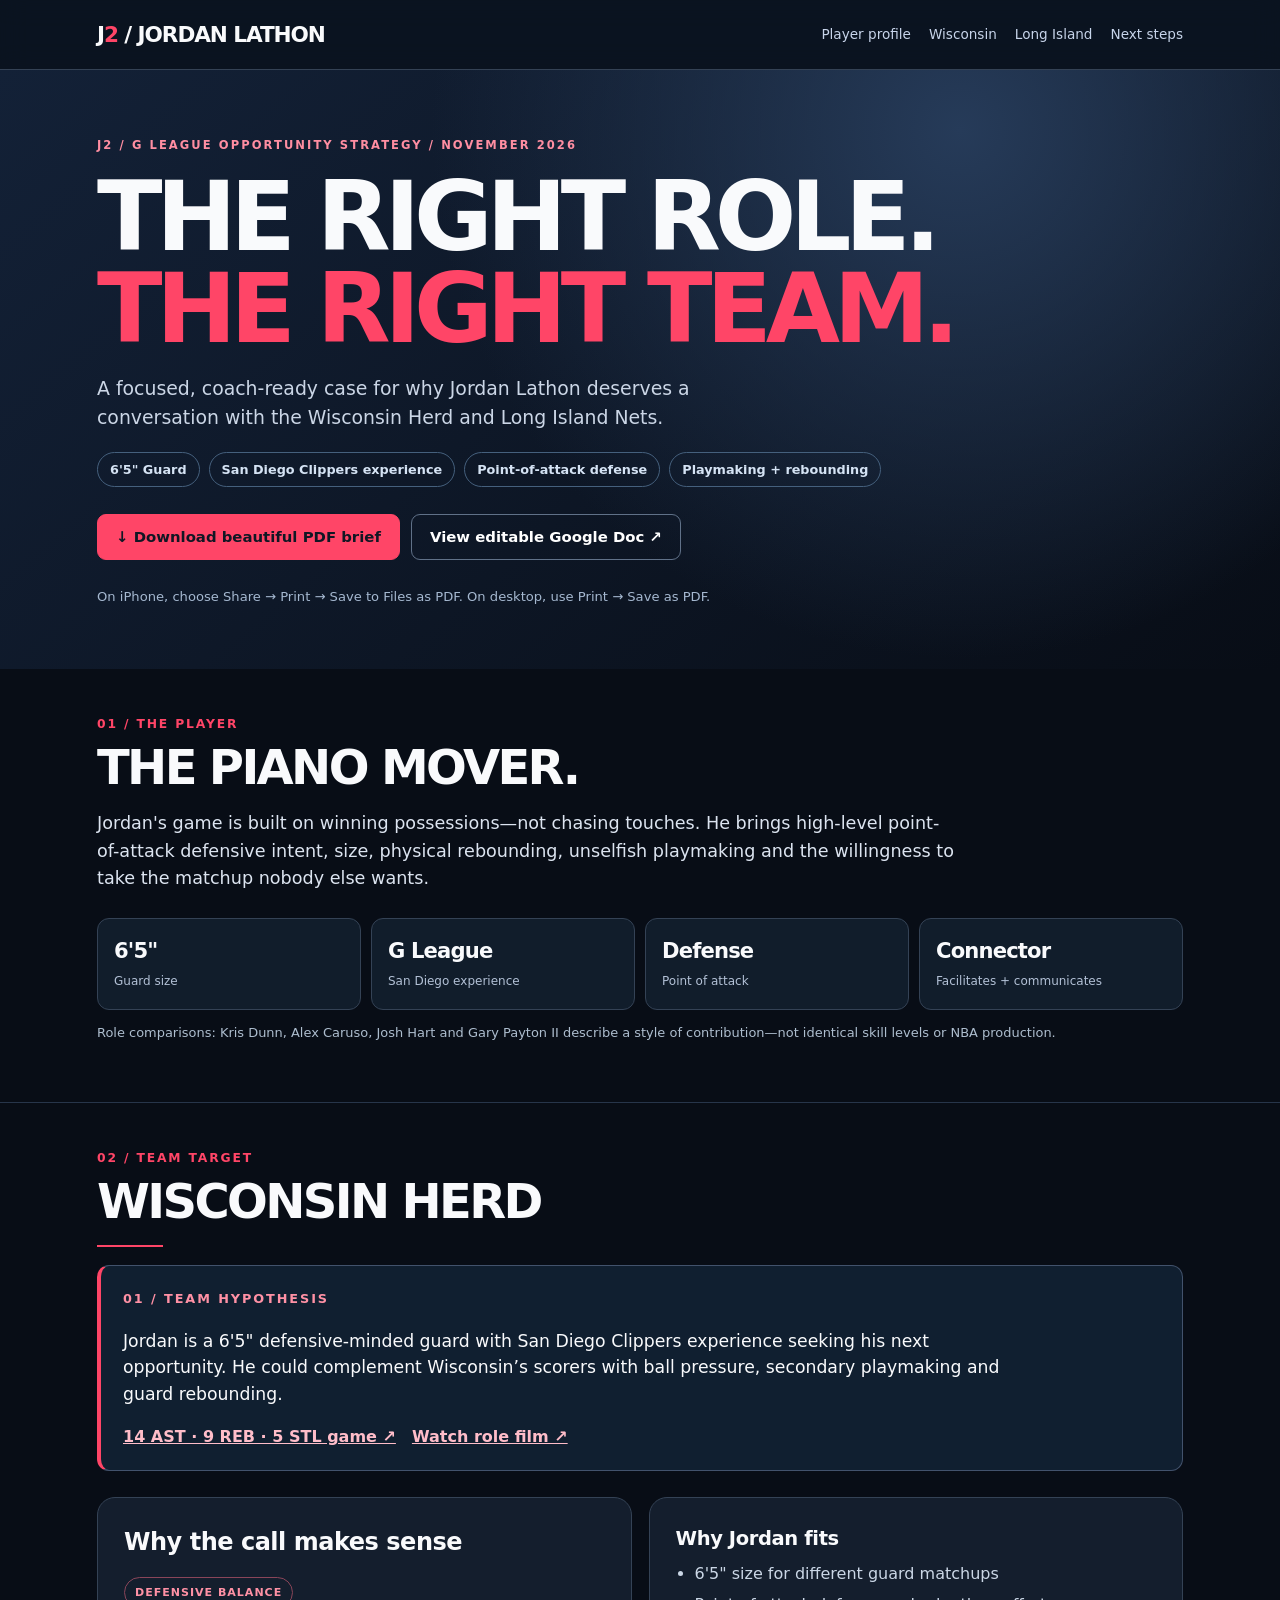
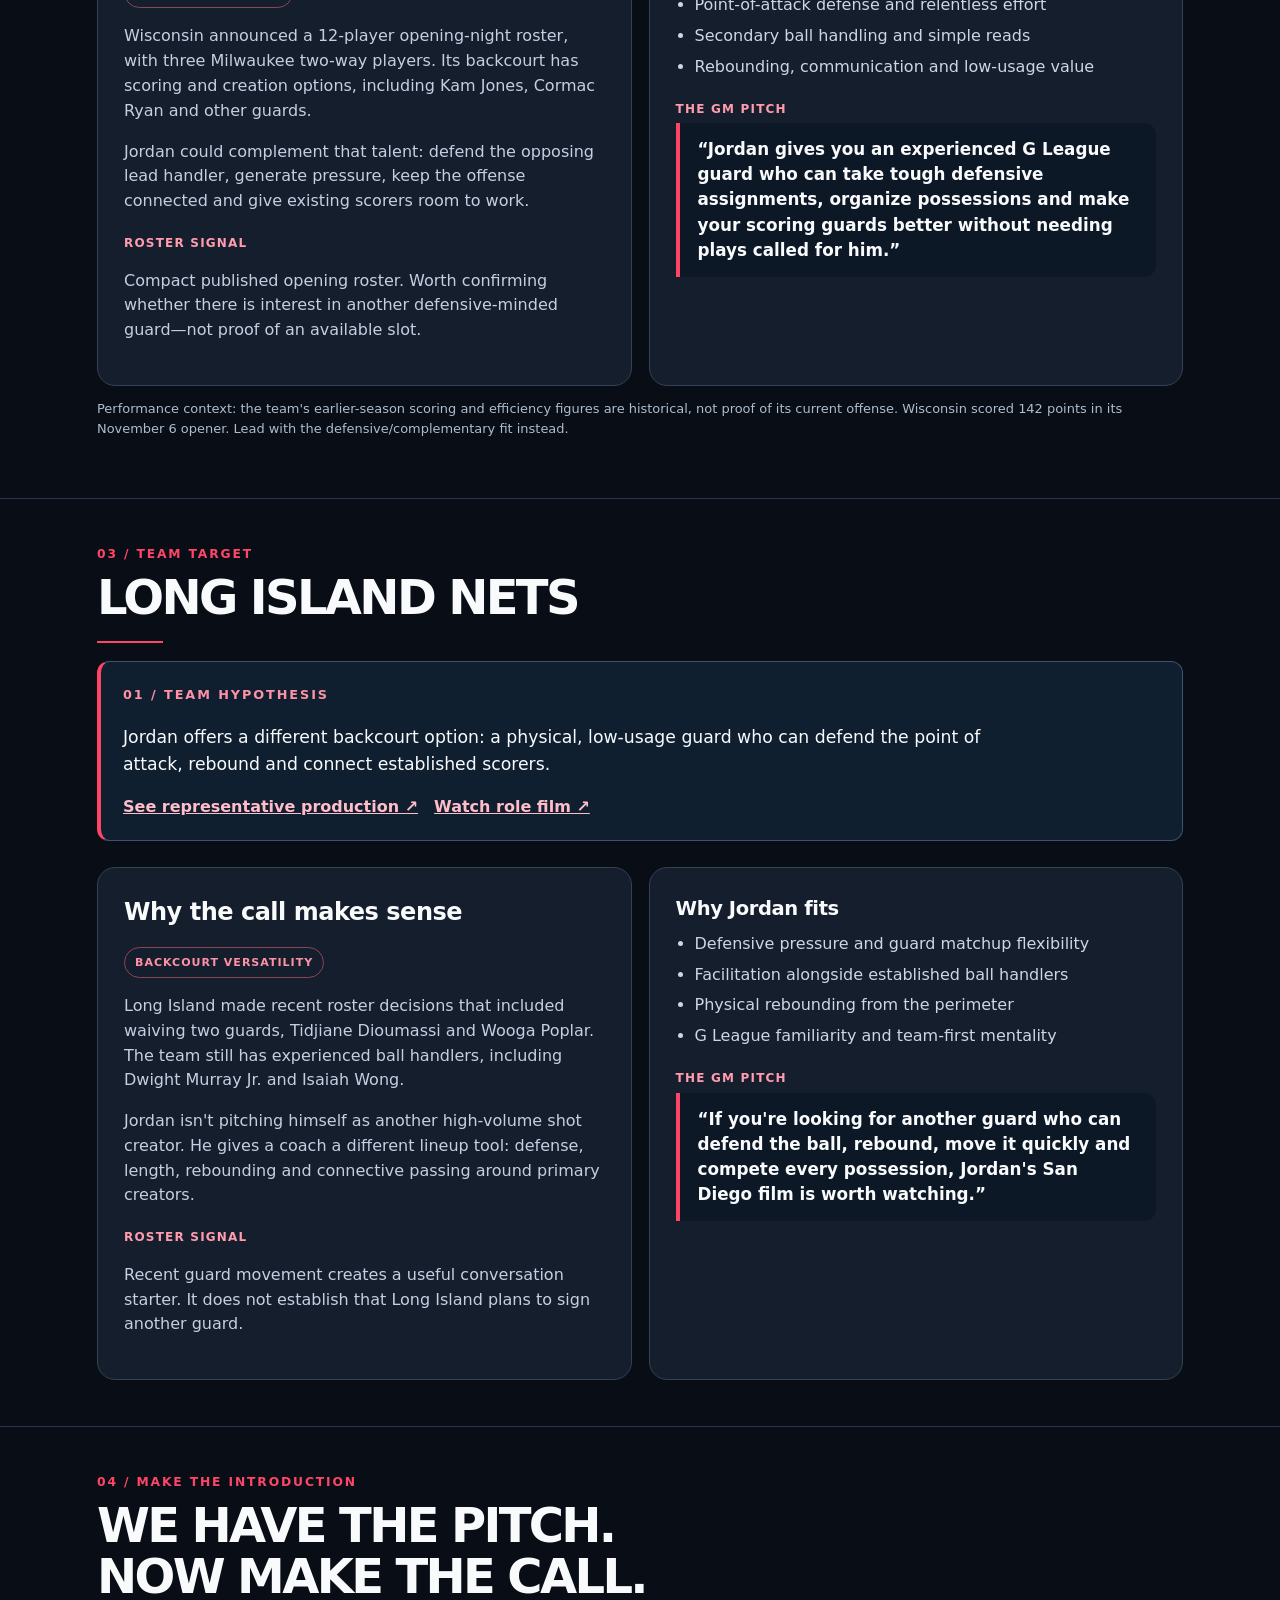
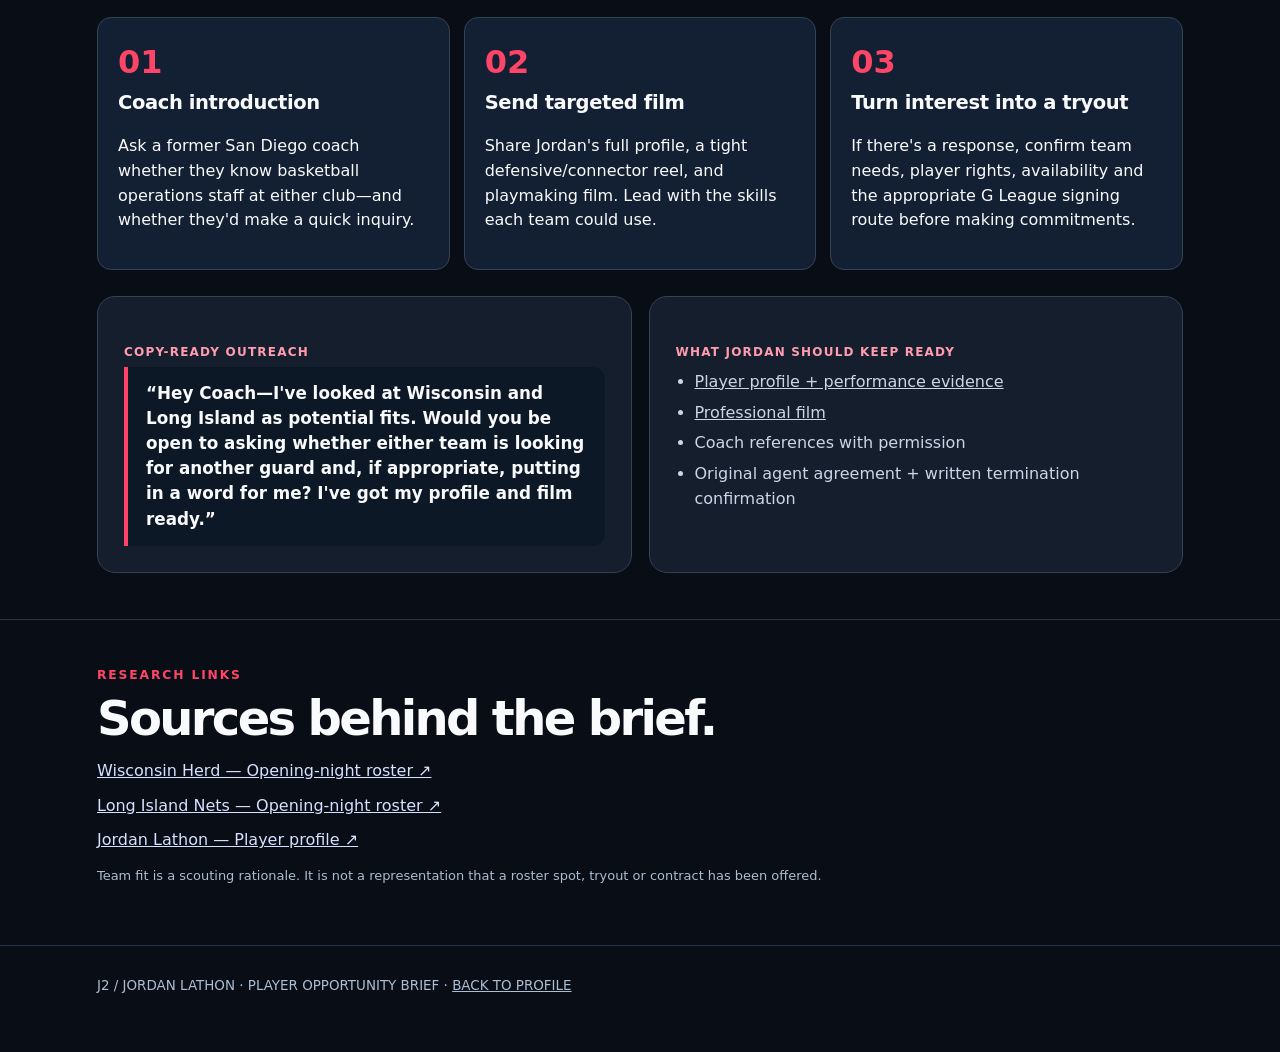
<file: fit.html>
<!doctype html>
<html lang="en"><head><meta charset="utf-8"><meta name="viewport" content="width=device-width,initial-scale=1">
<meta name="theme-color" content="#080d16"><title>J2 | Wisconsin + Long Island Opportunity Brief</title>
<meta name="description" content="Jordan Lathon two-team G League opportunity brief, with tailored Wisconsin Herd and Long Island Nets fit cases and a printable player pitch.">
<style>
:root{--ink:#f9fafc;--navy:#080d16;--panel:#141e2d;--muted:#bac5d8;--red:#ff4567;--line:#344255;--cream:#f8f7f3;--dark:#101c2a}
*{box-sizing:border-box}html{scroll-behavior:smooth}body{margin:0;background:var(--navy);color:var(--ink);font:16px/1.55 system-ui,-apple-system,Segoe UI,sans-serif}
a{color:inherit}button,a{touch-action:manipulation}button:focus-visible,a:focus-visible{outline:3px solid var(--red);outline-offset:4px}
.shell{max-width:1130px;padding:0 22px;margin:auto}header{position:sticky;top:0;background:#0b1421f4;backdrop-filter:blur(14px);border-bottom:1px solid var(--line);z-index:20}
header .shell{min-height:69px;display:flex;align-items:center;justify-content:space-between;gap:14px;flex-wrap:wrap}
.brand{text-decoration:none;font-weight:900;letter-spacing:-.05em;font-size:1.35rem}.brand span{color:var(--red)}
nav{display:flex;gap:18px;align-items:center;flex-wrap:wrap}nav a{text-decoration:none;font-size:.85rem;color:#c7d4ea}
.action{display:inline-flex;justify-content:center;align-items:center;gap:8px;background:var(--red);border:1px solid var(--red);color:#101724;border-radius:9px;font:800 .93rem system-ui;padding:13px 18px;text-decoration:none;cursor:pointer}
.action.secondary{color:white;border-color:#607188;background:transparent}
.hero{background:radial-gradient(circle at 75% 10%,#263b59,transparent 48%),linear-gradient(140deg,#132137,#080d16);padding:67px 0 48px}
.kicker{color:#ff8ea2;text-transform:uppercase;letter-spacing:.18em;font-size:.72rem;font-weight:850}h1{font-size:clamp(2.8rem,8vw,6rem);line-height:.96;letter-spacing:-.065em;margin:16px 0 19px;max-width:860px}h1 em{color:var(--red);font-style:normal}
.sub{font-size:1.18rem;color:#cbd6e6;max-width:700px}.actions{display:flex;gap:11px;flex-wrap:wrap;margin:27px 0}.micro{font-size:.82rem;color:#a5b8d0}
.pills{display:flex;flex-wrap:wrap;gap:9px}.pill{border:1px solid #45607d;border-radius:100px;padding:7px 12px;color:#d5e3f4;font-size:.8rem;font-weight:700}
section{padding:46px 0;border-bottom:1px solid #27354a}.section-label{font-size:.77rem;letter-spacing:.15em;color:var(--red);font-weight:850;text-transform:uppercase}
h2{font-size:clamp(2rem,4vw,3rem);letter-spacing:-.055em;line-height:1.06;margin:8px 0 15px}h3{margin:0 0 8px;letter-spacing:-.02em;font-size:1.22rem}
.lead{font-size:1.1rem;color:#dce4f0;max-width:860px}
.fit-grid{display:grid;grid-template-columns:repeat(2,minmax(0,1fr));gap:17px;margin-top:26px}
.panel{background:var(--panel);border:1px solid var(--line);border-radius:18px;padding:26px}
.panel p{color:#c4d0e2}.teamhead{display:flex;align-items:center;justify-content:space-between;gap:8px;flex-wrap:wrap}.teamhead h3{font-size:1.5rem}
.tag{color:#ff91a5;border:1px solid #8a4559;border-radius:100px;font-size:.69rem;font-weight:850;letter-spacing:.09em;text-transform:uppercase;padding:6px 10px}
.mini-head{margin:20px 0 5px;font-size:.75rem;color:#ff9cad;font-weight:850;letter-spacing:.1em;text-transform:uppercase}.quote{border-left:4px solid var(--red);padding:14px 18px;background:#0d1827;border-radius:0 12px 12px 0;font-size:1.05rem;font-weight:650;line-height:1.5}
ul{margin:8px 0 0;padding-left:19px}li{margin:6px 0;color:#cbd7e6}.proof{display:grid;grid-template-columns:repeat(4,1fr);gap:10px;margin-top:26px}
.proof div{border:1px solid var(--line);border-radius:12px;background:#111d2b;padding:16px}.proof strong{display:block;font-size:1.32rem;letter-spacing:-.04em}.proof span{font-size:.75rem;color:#b3c1d6}
.steps{display:grid;grid-template-columns:repeat(3,1fr);gap:14px}.steps article{padding:20px;border:1px solid var(--line);border-radius:14px;background:#132033}.step-num{font-size:2rem;color:var(--red);font-weight:900}
footer{padding:30px 0 55px;color:#adbed3;font-size:.84rem}.source-list a{display:block;margin:10px 0;color:#d5e1ff;overflow-wrap:anywhere}
.print-only{display:none}.small{font-size:.81rem;color:#adbdce}.rule{height:2px;background:var(--red);width:66px;margin:18px 0}
@media(max-width:760px){.fit-grid,.steps{grid-template-columns:1fr}.proof{grid-template-columns:repeat(2,1fr)}header .shell{padding-top:12px;padding-bottom:12px}nav{gap:13px}.hero{padding-top:45px}section{padding:37px 0}.panel{padding:20px}.action{width:100%}.actions{flex-direction:column}}
@page{size:letter;margin:.55in}
@media print{
html,body{background:#fff!important;color:var(--dark)!important;font:10.5pt/1.37 Arial,sans-serif;-webkit-print-color-adjust:exact;print-color-adjust:exact}
header,.actions,.screen-only,footer{display:none!important}.print-only{display:block!important}
.shell{padding:0;max-width:none}.hero{background:#fff!important;padding:0 0 14px}.hero h1{font-size:37pt;color:var(--dark)!important;margin:8px 0}.hero h1 em{color:#d42247!important}.kicker,.section-label,.mini-head{color:#ba2346!important}.sub,.lead,.panel p,li,.small{color:#243348!important}
h2{font-size:21pt;margin:8px 0 10px}h3{font-size:14pt}.pills{gap:5px}.pill{color:#283950;border-color:#bec6d1;padding:3px 9px}
section{padding:18px 0;border-bottom:1px solid #d3d9e2;break-inside:avoid}.fit-grid{gap:12px}.panel{background:#f5f7fa!important;border:1px solid #cbd3df;padding:14px;break-inside:avoid}
.quote{background:#edf1f7!important;color:#142339!important;padding:10px 13px;font-size:10pt}.proof{gap:7px;margin:12px 0}.proof div{background:#f5f7fa!important;border:1px solid #cbd3df;padding:9px}.proof strong{font-size:13pt;color:#142339}.proof span{color:#3d4a59}
.steps article{background:#f5f7fa!important;color:#17253a;border:1px solid #cbd3df;padding:10px}.step-num{font-size:16pt;color:#bd2547}
.tag{color:#aa2849;border-color:#d1b1bd} .print-notes{font-size:8pt;color:#516173}
}
.fit-opening{padding:20px 22px;border:1px solid #42526c;border-left:4px solid #ff4567;background:#101f30;border-radius:12px;margin:18px 0 24px}.fit-opening>strong{font-size:.8rem;letter-spacing:.15em;color:#ff91a5}.fit-opening p{font-size:1.08rem;line-height:1.55;max-width:900px}.fit-opening>div{display:flex;gap:16px;flex-wrap:wrap}.fit-opening a{color:#ffbdc9;font-weight:750}@media(max-width:650px){.fit-opening{padding:16px}.fit-opening p{font-size:1rem}}
</style></head>
<body>
<header><div class="shell"><a class="brand" href="./index.html#profile">J<span>2</span> / JORDAN LATHON</a><nav aria-label="Page navigation"><a href="./index.html#profile">Player profile</a><a href="#wisconsin">Wisconsin</a><a href="#long-island">Long Island</a><a href="#outreach">Next steps</a></nav></div></header>
<main>
<div class="hero"><div class="shell"><div class="kicker">J2 / G League opportunity strategy / November 2026</div>
<h1>THE RIGHT ROLE.<br><em>THE RIGHT TEAM.</em></h1>
<p class="sub">A focused, coach-ready case for why Jordan Lathon deserves a conversation with the Wisconsin Herd and Long Island Nets.</p>
<div class="pills"><span class="pill">6'5" Guard</span><span class="pill">San Diego Clippers experience</span><span class="pill">Point-of-attack defense</span><span class="pill">Playmaking + rebounding</span></div>
<div class="actions"><button class="action" onclick="window.print()" type="button">↓ Download beautiful PDF brief</button><a class="action secondary" href="https://docs.google.com/document/d/1mZv3TG_De0M-pLzs7n5JirNouKFD5Gs0_nM6XoIwXak/edit" target="_blank" rel="noopener noreferrer">View editable Google Doc ↗</a></div>
<p class="micro screen-only">On iPhone, choose Share → Print → Save to Files as PDF. On desktop, use Print → Save as PDF.</p>
<p class="print-only print-notes">JORDAN LATHON · TWO-TEAM FIT BRIEF · PREPARED NOVEMBER 8, 2026</p>
</div></div>
<section><div class="shell"><div class="section-label">01 / The player</div><h2>THE PIANO MOVER.</h2>
<p class="lead">Jordan's game is built on winning possessions—not chasing touches. He brings high-level point-of-attack defensive intent, size, physical rebounding, unselfish playmaking and the willingness to take the matchup nobody else wants.</p>
<div class="proof"><div><strong>6'5"</strong><span>Guard size</span></div><div><strong>G League</strong><span>San Diego experience</span></div><div><strong>Defense</strong><span>Point of attack</span></div><div><strong>Connector</strong><span>Facilitates + communicates</span></div></div>
<p class="small">Role comparisons: Kris Dunn, Alex Caruso, Josh Hart and Gary Payton II describe a style of contribution—not identical skill levels or NBA production.</p></div></section>
<section id="wisconsin"><div class="shell"><div class="section-label">02 / Team target</div><h2>WISCONSIN HERD</h2><div class="rule"></div><div class="fit-opening"><strong>01 / TEAM HYPOTHESIS</strong><p>Jordan is a 6&#39;5&quot; defensive-minded guard with San Diego Clippers experience seeking his next opportunity. He could complement Wisconsin’s scorers with ball pressure, secondary playmaking and guard rebounding.</p><div><a href="./index.html#game-playmaking">14 AST · 9 REB · 5 STL game ↗</a><a href="./index.html#identity-film">Watch role film ↗</a></div></div>
<div class="fit-grid"><article class="panel"><div class="teamhead"><h3>Why the call makes sense</h3><span class="tag">Defensive balance</span></div>
<p>Wisconsin announced a 12-player opening-night roster, with three Milwaukee two-way players. Its backcourt has scoring and creation options, including Kam Jones, Cormac Ryan and other guards.</p>
<p>Jordan could complement that talent: defend the opposing lead handler, generate pressure, keep the offense connected and give existing scorers room to work.</p>
<div class="mini-head">Roster signal</div><p>Compact published opening roster. Worth confirming whether there is interest in another defensive-minded guard—not proof of an available slot.</p></article>
<article class="panel"><h3>Why Jordan fits</h3><ul><li>6'5" size for different guard matchups</li><li>Point-of-attack defense and relentless effort</li><li>Secondary ball handling and simple reads</li><li>Rebounding, communication and low-usage value</li></ul><div class="mini-head">The GM pitch</div>
<div class="quote">“Jordan gives you an experienced G League guard who can take tough defensive assignments, organize possessions and make your scoring guards better without needing plays called for him.”</div></article></div>
<p class="small">Performance context: the team's earlier-season scoring and efficiency figures are historical, not proof of its current offense. Wisconsin scored 142 points in its November 6 opener. Lead with the defensive/complementary fit instead.</p></div></section>
<section id="long-island"><div class="shell"><div class="section-label">03 / Team target</div><h2>LONG ISLAND NETS</h2><div class="rule"></div><div class="fit-opening"><strong>01 / TEAM HYPOTHESIS</strong><p>Jordan offers a different backcourt option: a physical, low-usage guard who can defend the point of attack, rebound and connect established scorers.</p><div><a href="./index.html#game-playmaking">See representative production ↗</a><a href="./index.html#identity-film">Watch role film ↗</a></div></div>
<div class="fit-grid"><article class="panel"><div class="teamhead"><h3>Why the call makes sense</h3><span class="tag">Backcourt versatility</span></div>
<p>Long Island made recent roster decisions that included waiving two guards, Tidjiane Dioumassi and Wooga Poplar. The team still has experienced ball handlers, including Dwight Murray Jr. and Isaiah Wong.</p>
<p>Jordan isn't pitching himself as another high-volume shot creator. He gives a coach a different lineup tool: defense, length, rebounding and connective passing around primary creators.</p>
<div class="mini-head">Roster signal</div><p>Recent guard movement creates a useful conversation starter. It does not establish that Long Island plans to sign another guard.</p></article>
<article class="panel"><h3>Why Jordan fits</h3><ul><li>Defensive pressure and guard matchup flexibility</li><li>Facilitation alongside established ball handlers</li><li>Physical rebounding from the perimeter</li><li>G League familiarity and team-first mentality</li></ul><div class="mini-head">The GM pitch</div>
<div class="quote">“If you're looking for another guard who can defend the ball, rebound, move it quickly and compete every possession, Jordan's San Diego film is worth watching.”</div></article></div></div></section>
<section id="outreach"><div class="shell"><div class="section-label">04 / Make the introduction</div><h2>WE HAVE THE PITCH.<br>NOW MAKE THE CALL.</h2>
<div class="steps"><article><div class="step-num">01</div><h3>Coach introduction</h3><p>Ask a former San Diego coach whether they know basketball operations staff at either club—and whether they'd make a quick inquiry.</p></article>
<article><div class="step-num">02</div><h3>Send targeted film</h3><p>Share Jordan's full profile, a tight defensive/connector reel, and playmaking film. Lead with the skills each team could use.</p></article>
<article><div class="step-num">03</div><h3>Turn interest into a tryout</h3><p>If there's a response, confirm team needs, player rights, availability and the appropriate G League signing route before making commitments.</p></article></div>
<div class="fit-grid"><div class="panel"><div class="mini-head">Copy-ready outreach</div><div class="quote">“Hey Coach—I've looked at Wisconsin and Long Island as potential fits. Would you be open to asking whether either team is looking for another guard and, if appropriate, putting in a word for me? I've got my profile and film ready.”</div></div>
<div class="panel"><div class="mini-head">What Jordan should keep ready</div><ul><li><a href="./index.html#profile">Player profile + performance evidence</a></li><li><a href="https://youtu.be/4g7R6yFFezo" target="_blank" rel="noopener noreferrer">Professional film</a></li><li>Coach references with permission</li><li>Original agent agreement + written termination confirmation</li></ul></div></div></div></section>
<section class="screen-only"><div class="shell"><div class="section-label">Research links</div><h2>Sources behind the brief.</h2><div class="source-list">
<a href="https://wisconsin.gleague.nba.com/news/wisconsin-herd-finalizes-2026-27-opening-night-roster" target="_blank" rel="noopener noreferrer">Wisconsin Herd — Opening-night roster ↗</a>
<a href="https://longisland.gleague.nba.com/news/long-island-nets-announce-opening-night-roster" target="_blank" rel="noopener noreferrer">Long Island Nets — Opening-night roster ↗</a>
<a href="https://irvinthev.github.io/BasketballAgent_J2/index.html#profile">Jordan Lathon — Player profile ↗</a>
</div><p class="small">Team fit is a scouting rationale. It is not a representation that a roster spot, tryout or contract has been offered.</p></div></section>
</main><footer><div class="shell">J2 / JORDAN LATHON · PLAYER OPPORTUNITY BRIEF · <a href="./index.html">BACK TO PROFILE</a></div></footer>
</body></html>
</file>
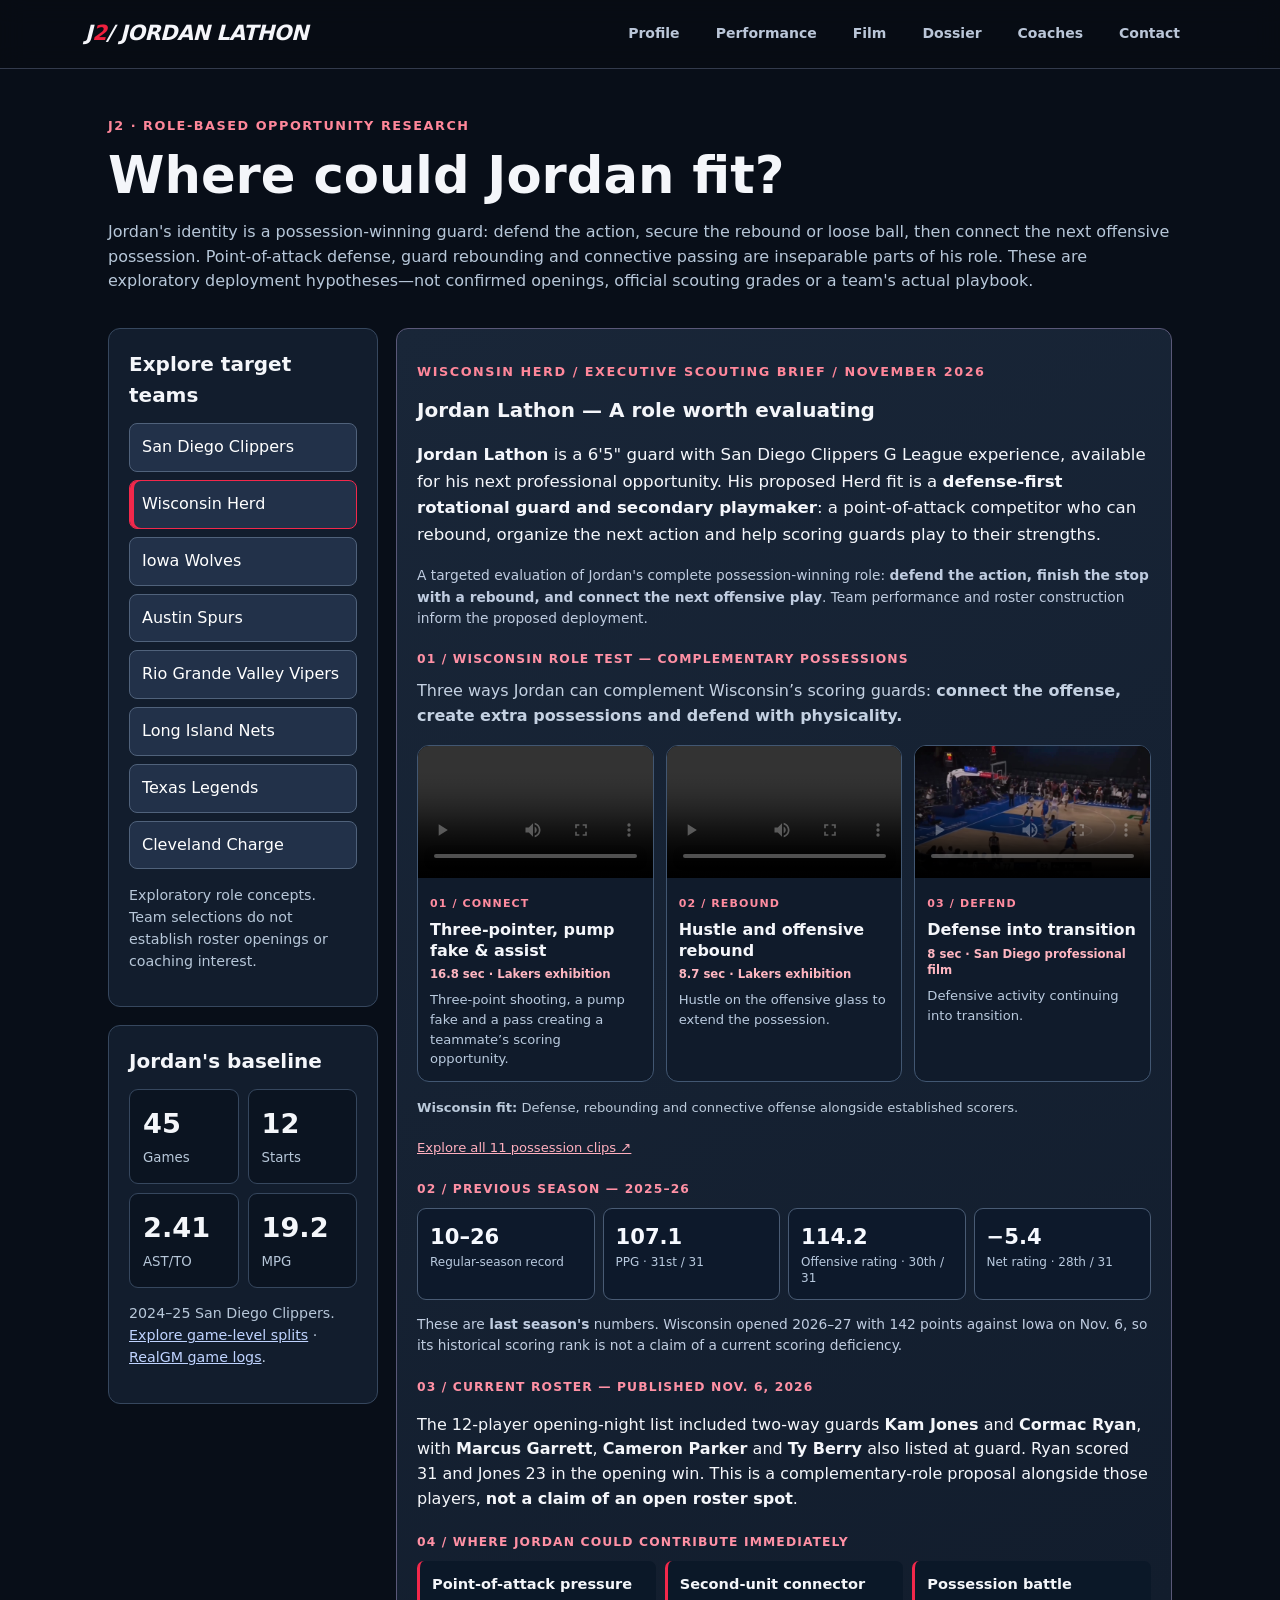
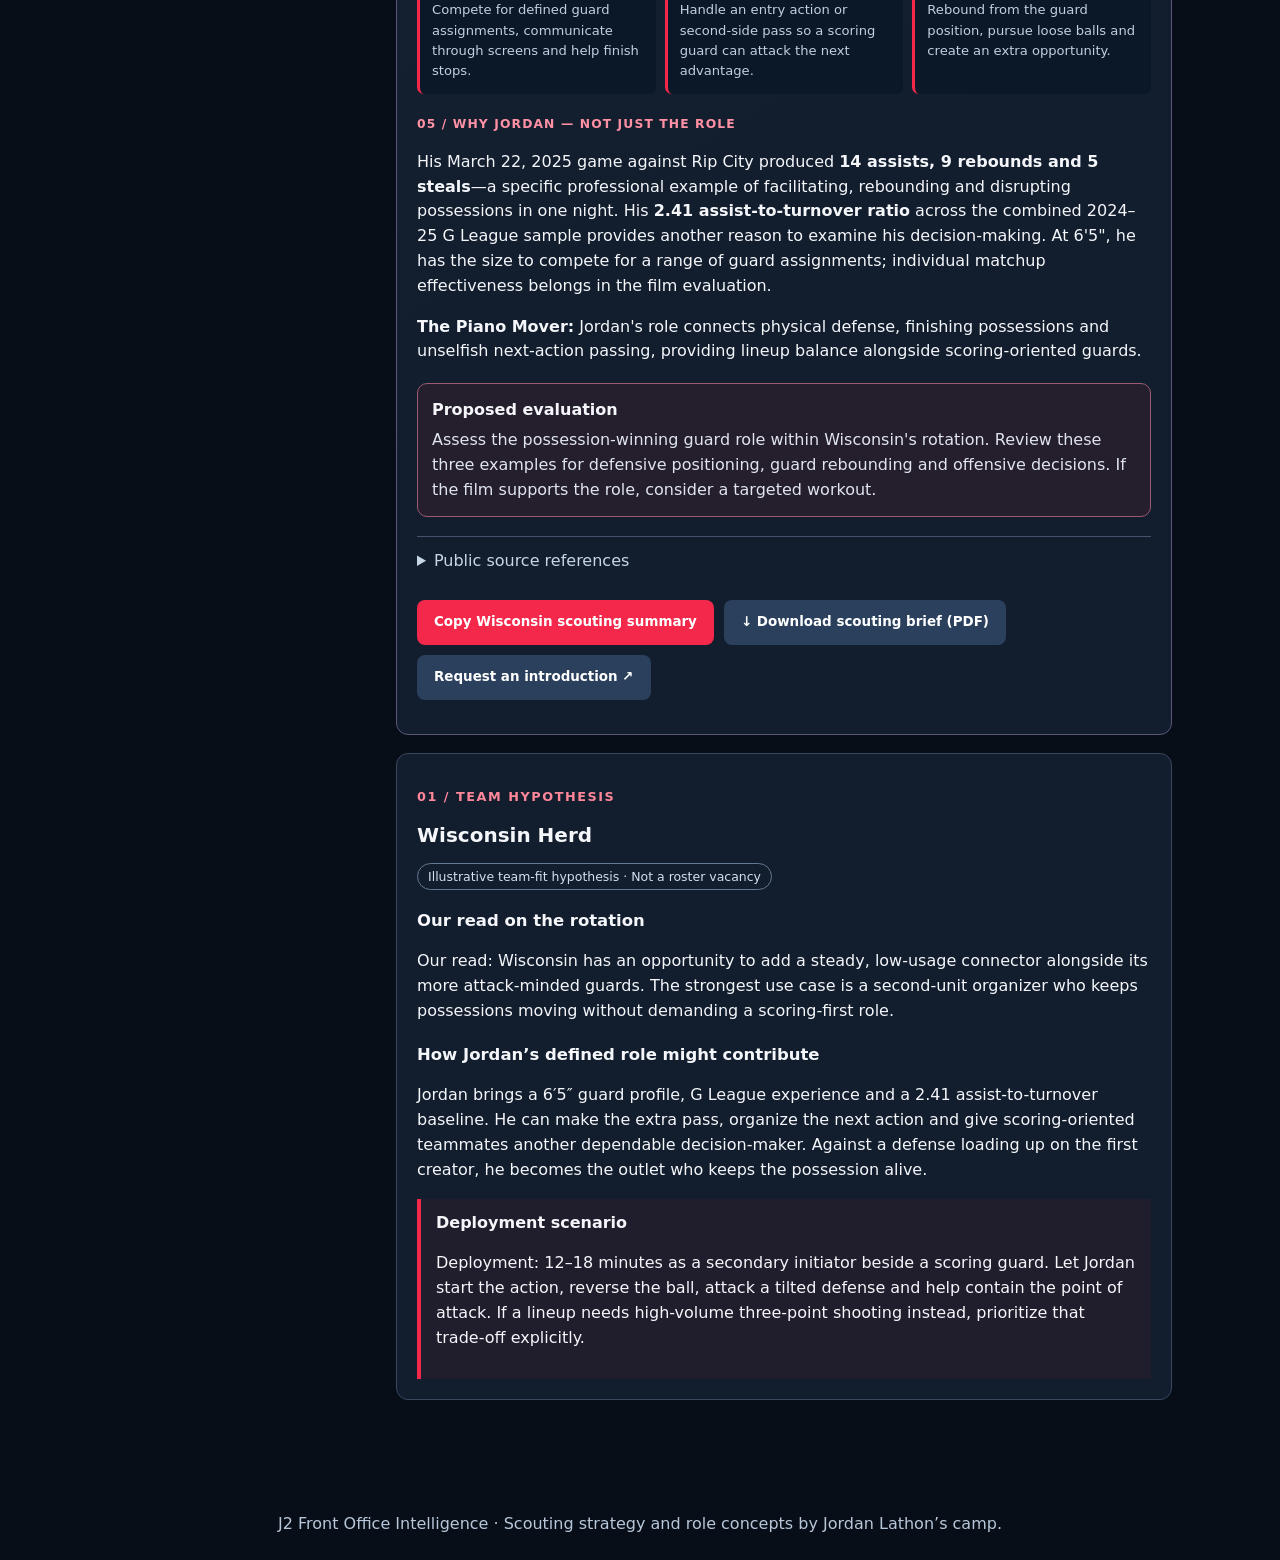
<file: opportunity-lab.html>
<!doctype html><html lang="en"><head><meta charset="utf-8"><meta name="viewport" content="width=device-width,initial-scale=1"><title>J2 Team-Fit Lab</title><link rel="stylesheet" href="./site-nav.css"><style>
:root{color-scheme:dark;--bg:#080e18;--panel:#121d2d;--line:#36475e;--muted:#b7c7d9;--accent:#f3284b}*{box-sizing:border-box}body{margin:0;background:var(--bg);color:#f4f6fa;font:16px/1.55 system-ui,sans-serif}main{max-width:1100px;margin:auto;padding:34px 18px 70px}h1{font-size:clamp(2rem,5vw,3.2rem);line-height:1.08;margin:8px 0 12px}h2{font-size:1.25rem;margin:0 0 12px}h3{font-size:1.03rem;margin:18px 0 5px}.eyebrow{font-size:.8rem;letter-spacing:.12em;color:#ff879a;text-transform:uppercase;font-weight:800}.muted,.note{color:var(--muted)}.note{font-size:.89rem}.layout{display:grid;grid-template-columns:270px minmax(0,1fr);gap:18px}.panel{background:var(--panel);border:1px solid var(--line);border-radius:12px;padding:20px;margin:18px 0}.teams{display:grid;gap:8px}.team,.preset{background:#223149;border:1px solid #50627b;color:#fff;border-radius:8px;padding:11px 12px;text-align:left;font:inherit;cursor:pointer;min-height:45px}.team[aria-pressed=true]{border-color:#f3284b;box-shadow:inset 4px 0 #f3284b}.tag{display:inline-block;border:1px solid #657891;border-radius:20px;padding:3px 10px;font-size:.78rem;color:#d4e0ef}.metrics{display:grid;grid-template-columns:repeat(2,1fr);gap:9px}.metric{background:#0b1421;border:1px solid var(--line);padding:13px;border-radius:9px}.metric strong{display:block;font-size:1.7rem}.metric small{color:var(--muted)}label{display:block;margin:13px 0 5px;font-weight:700}input[type=range]{width:100%;accent-color:var(--accent)}select{background:#0b1421;border:1px solid #657891;color:#fff;padding:10px;border-radius:7px;width:100%;font:inherit}button:focus-visible,a:focus-visible,select:focus-visible,input:focus-visible{outline:3px solid #ffc0cc;outline-offset:2px}.signal{background:#201e2d;border-left:4px solid #f3284b;padding:12px 15px}.grid{display:grid;grid-template-columns:repeat(3,1fr);gap:12px}.action{display:inline-block;background:var(--accent);border:0;color:white;padding:12px 17px;border-radius:8px;font:inherit;font-weight:700;cursor:pointer;text-decoration:none}.secondary{background:#2a405c}.actions{display:flex;gap:9px;flex-wrap:wrap}.list{padding-left:20px}.list li{margin:7px 0}a{color:#bfd3ff}.score{font-weight:800;font-size:1.4rem}.divider{border-top:1px solid var(--line);margin:18px 0}footer{padding:24px;text-align:center;color:var(--muted)}@media(max-width:760px){.layout{grid-template-columns:1fr}.grid{grid-template-columns:1fr}.panel{padding:17px}.teams{grid-template-columns:repeat(2,minmax(0,1fr))}.team{font-size:.9rem}main{padding-top:24px}}

/* Wisconsin deployment board */
.rotation{display:grid;grid-template-columns:minmax(0,1.15fr) minmax(0,1fr);gap:16px}.court{position:relative;aspect-ratio:1.13;background:linear-gradient(150deg,#173f49,#0b2636);border:2px solid #8db1b6;border-radius:12px;overflow:hidden;min-height:310px}.court:before{content:"";position:absolute;inset:6%;border:2px solid #8db1b680;border-radius:6px}.court:after{content:"";position:absolute;left:28%;right:28%;top:0;height:40%;border:2px solid #8db1b680;border-top:0;border-radius:0 0 55% 55%}.half{position:absolute;left:38%;top:37%;width:24%;aspect-ratio:1;border:2px solid #8db1b680;border-radius:50%}.spot{position:absolute;z-index:2;transform:translate(-50%,-50%);border:2px solid #f8a3b2;border-radius:50%;width:84px;height:84px;background:#122036;color:white;display:flex;flex-direction:column;align-items:center;justify-content:center;text-align:center;font-size:.75rem;line-height:1.2;box-shadow:0 5px 15px #0006}.spot b{font-size:.88rem}.spot.jordan{background:#c72242;border-color:#fff}.spot .role{font-size:.63rem;color:#d5e4ed}.rolecards{display:grid;gap:10px}.rolecard{border:1px solid var(--line);border-radius:9px;padding:12px;background:#0a1726}.rolecard strong{color:#fff}.rolecard p{margin:4px 0 0;color:#c3d3e4;font-size:.89rem}.scenarioBtns{display:flex;gap:8px;flex-wrap:wrap;margin:12px 0 16px}.scenarioBtns button{flex:1;min-width:130px}.scenarioBtns button[aria-pressed=true]{background:#c72242;border-color:#ffb4c0}.callout{padding:14px;border-left:4px solid #f3284b;background:#211e2b;border-radius:4px}.callout p{margin:4px 0 0}.rotationNotes{margin-top:10px;color:#c7d7e9;font-size:.88rem}@media(max-width:850px){.rotation{grid-template-columns:1fr}.court{max-width:480px;width:100%;margin:auto}.spot{width:72px;height:72px}}

/* Herd metrics and scouting pitch */
.herdMetrics{display:grid;grid-template-columns:repeat(2,minmax(0,1fr));gap:12px}.herdStat{background:#0a1726;border:1px solid #40546b;border-radius:10px;padding:14px}.herdStat .big{font-size:1.65rem;font-weight:800;line-height:1.1}.herdStat .rank{color:#ff9aac;font-size:.88rem}.herdStat .track{height:9px;background:#34445a;border-radius:9px;margin:11px 0;overflow:hidden}.herdStat .fill{height:100%;background:#f3284b}.herdStat .meta{font-size:.8rem;color:#b7c7d9}.pitchText{background:#0a1726;border:1px solid #40546b;border-radius:10px;padding:18px;white-space:pre-line}.pitchToggle{display:flex;gap:10px;flex-wrap:wrap;margin:12px 0}.pitchToggle button[aria-pressed=true]{background:#c72242;border-color:#ffb4c0}.pitchGrid{display:grid;grid-template-columns:repeat(2,minmax(0,1fr));gap:12px}.pitchGrid .rolecard{height:100%}@media(max-width:600px){.herdMetrics,.pitchGrid{grid-template-columns:1fr}}

/* Evidence-to-role comparison: measured team context vs proposed player deployment */
.evidenceComparison{display:grid;grid-template-columns:1fr 1fr;gap:14px;margin-top:14px}.evidenceSide{border:1px solid #465b70;background:#0a1726;border-radius:12px;padding:16px}.evidenceSide.proposal{border-color:#d45c73;background:#231b2b}.evidenceSide h3{margin:0 0 6px}.comparisonRows{display:grid;gap:10px;margin-top:14px}.comparisonRow{display:grid;grid-template-columns:minmax(0,1fr) 28px minmax(0,1fr);gap:10px;align-items:stretch}.compareCell{padding:12px;border:1px solid #40546b;border-radius:9px;background:#0a1726}.compareCell.proposed{border-color:#9c5067;background:#241b2a}.compareCell strong{display:block;font-size:.96rem}.compareCell p{margin:5px 0 0;font-size:.86rem;color:#c6d5e4}.compareArrow{align-self:center;text-align:center;color:#ff9aac;font-size:1.4rem}.comparisonKicker{font-size:.73rem;letter-spacing:.1em;text-transform:uppercase;color:#ff9aac;font-weight:800}.comparisonControl{display:flex;align-items:center;gap:12px;flex-wrap:wrap;margin:14px 0}.comparisonControl select{width:auto;max-width:100%;flex:1}.comparisonSummary{border-left:4px solid #f3284b;padding:12px 16px;background:#211d2b;border-radius:6px}.comparisonSummary p{margin:4px 0}.sourceNote{font-size:.82rem;color:#b7c7d9;margin-top:12px}@media(max-width:650px){.evidenceComparison{grid-template-columns:1fr}.comparisonRow{grid-template-columns:1fr}.compareArrow{transform:rotate(90deg);font-size:1rem}}

/* Before / With Jordan / Projected upside — mobile first */
.comparisonStory{display:grid;grid-template-columns:repeat(3,minmax(0,1fr));gap:10px;margin:16px 0}.storyStage{padding:16px;border:1px solid #415570;background:#0a1726;border-radius:11px}.storyStage.with{background:#182339;border-color:#62718d}.storyStage.after{background:#281d2a;border-color:#c45673}.storyStage h3{margin:8px 0;font-size:1.08rem}.storyStage p{color:#d0d9e8;font-size:.9rem;margin:0}.projectionSubhead{margin:24px 0 10px}.impactRow{display:grid;grid-template-columns:repeat(3,minmax(0,1fr));gap:10px}.impactCell{border:1px solid #3e506a;border-radius:9px;background:#0b1727;padding:12px}.impactCell.stage1{background:#182239}.impactCell.stage2{border-color:#99556b;background:#241b2a}.impactCell small{color:#ff99ac;font-size:.7rem;font-weight:800;letter-spacing:.07em}.impactCell p{font-size:.88rem;color:#e0e7f1;margin:8px 0 0}.comparisonRows{gap:9px}.historicalContext{margin-top:18px;border-top:1px solid #43536d;padding-top:12px}.historicalContext summary{cursor:pointer;color:#dce4f1;font-weight:700}.historicalData{display:grid;grid-template-columns:repeat(2,minmax(0,1fr));gap:7px}.historicalData p{font-size:.8rem;color:#becbe0;background:#0d1928;padding:10px;border-radius:8px}@media(max-width:680px){.comparisonStory,.impactRow{grid-template-columns:1fr}.storyStage{padding:13px}.impactRow{border-left:3px solid #dd5877;padding-left:10px}.impactCell{padding:11px}.impactCell p{font-size:.87rem}.historicalData{grid-template-columns:1fr}}

.whyJordanPanel{margin:18px 0 14px;padding:18px;border:1px solid #a9556f;border-radius:13px;background:linear-gradient(140deg,#252032,#151e30)}.whyJordanPanel h3{font-size:1.4rem;margin:7px 0}.whyJordanLead{margin:4px 0 14px;color:#edf1fa}.whyJordanProof{display:grid;grid-template-columns:repeat(3,minmax(0,1fr));gap:9px}.whyJordanProof div{background:#0c1929;border:1px solid #3a4d65;border-radius:9px;padding:12px}.whyJordanProof strong{display:block;color:#fff}.whyJordanProof span{display:block;color:#bdcce0;font-size:.79rem;line-height:1.4;margin-top:5px}.whyJordanFit{border-left:3px solid #ff6684;padding-left:12px;color:#e1e7f2;margin:15px 0}.whyJordanPanel a{font-weight:750;color:#ffc0cf;font-size:.9rem}@media(max-width:690px){.whyJordanProof{grid-template-columns:1fr}.whyJordanPanel{padding:14px}}

/* Wisconsin executive opportunity summary */
.herdExecutive{border-color:#5a5878;background:linear-gradient(150deg,#192638,#121d2d 70%)}.herdExecutiveLead{font-size:1.04rem;line-height:1.6;color:#f5f7fc}.briefPurpose,.briefAside{font-size:.86rem;color:#bfcce0}.briefHeading{font-size:.77rem;letter-spacing:.09em;color:#ff91a5;font-weight:850;text-transform:uppercase;margin:21px 0 9px}.briefStats{display:grid;grid-template-columns:repeat(4,minmax(0,1fr));gap:8px}.briefStats div{border:1px solid #495b74;border-radius:9px;background:#0d192b;padding:12px}.briefStats strong{display:block;font-size:1.32rem;color:#f6f9ff}.briefStats span{display:block;color:#b9cadf;font-size:.75rem;line-height:1.4}.briefFitGrid{display:grid;grid-template-columns:repeat(3,minmax(0,1fr));gap:9px}.briefFitGrid div{background:#0b1828;border-left:3px solid #f3284b;padding:12px;border-radius:7px}.briefFitGrid strong{display:block;font-size:.91rem}.briefFitGrid span{display:block;color:#c2cfe2;font-size:.82rem;margin-top:5px}.briefClose{background:#251e2d;border:1px solid #9b5c71;border-radius:10px;padding:14px;margin:19px 0}.briefClose p{margin:5px 0 0;color:#e0e5ed}.briefSources{border-top:1px solid #43516b;margin:14px 0;padding:12px 0}.briefSources summary{cursor:pointer;color:#c8d7e8}.herdExecutive .actions{display:flex;gap:10px;flex-wrap:wrap}.herdExecutive .actions .action{font-size:.84rem}@media(max-width:720px){.briefStats,.briefFitGrid{grid-template-columns:repeat(2,minmax(0,1fr))}.briefFitGrid div:last-child{grid-column:1 / -1}}@media(max-width:450px){.herdExecutive{padding:16px}.briefStats{gap:6px}.briefStats div{padding:9px}.briefStats strong{font-size:1.12rem}.briefFitGrid{grid-template-columns:1fr}.briefFitGrid div:last-child{grid-column:auto}}

/* Clean team-fit brief: no duplicated rotation-model dashboard */
.nextConversation .actions{display:flex;gap:10px;flex-wrap:wrap}.nextConversation p{color:#c4d1e2}.nextConversation .action{font-size:.88rem}@media(max-width:760px){.nextConversation .actions{flex-direction:column}.nextConversation .action{width:100%}}

/* Shared hosted possession-video collection */
.j2PossessionCollection{margin:20px 0;padding:17px;background:#121e2e;border:1px solid #435671;border-radius:15px;color:#eef4fc}.j2PossessionCollection[hidden]{display:none!important}.j2PossessionHeading h3{font-size:1.4rem;margin:5px 0}.j2PossessionHeading p{font-size:.89rem;color:#becde1;margin:5px 0 15px}.j2PossessionGrid{display:grid;grid-template-columns:repeat(3,minmax(0,1fr));gap:12px}.j2PossessionItem{background:#0c1727;border:1px solid #40536f;border-radius:11px;padding:10px;min-width:0}.j2PossessionItem video{width:100%;aspect-ratio:16/9;object-fit:contain;background:#060c15;border-radius:7px;display:block;margin-bottom:9px}.j2PossessionItem strong{font-size:.96rem;display:block}.j2PossessionItem p{font-size:.79rem;color:#b8c9df;margin:4px 0 2px}@media(max-width:760px){.j2PossessionGrid{grid-template-columns:1fr}.j2PossessionCollection{padding:12px}}
</style><style>.herdFilmIntro{color:#c4d1e2;margin:10px 0 14px}.herdFilmGrid{display:grid;grid-template-columns:repeat(3,minmax(0,1fr));gap:12px;margin:16px 0}.herdFilmCard{min-width:0;background:#101b2b;border:1px solid #425772;border-radius:12px;overflow:hidden}.herdFilmCard video{display:block;width:100%;aspect-ratio:16/9;object-fit:contain;background:#080e18}.herdFilmCopy{padding:12px}.herdFilmCopy span{color:#ff8ca0;font-size:.69rem;letter-spacing:.1em;font-weight:800}.herdFilmCopy h3{font-size:1rem;line-height:1.3;margin:5px 0}.herdFilmCopy p{font-size:.82rem;line-height:1.45;color:#b9cade;margin:0}.herdFilmFootnote{color:#bbcadb;font-size:.82rem;margin:10px 0 20px}.herdFilmFootnote a{color:#ffafbe}@media(max-width:800px){.herdFilmGrid{grid-template-columns:1fr}.herdFilmCard video{max-height:320px}}</style><style>.herdFilmCopy .herdFilmDuration{font-size:.73rem;color:#ffb6c1;margin:2px 0 7px;font-weight:650}.herdFilmCopy p:not(.herdFilmDuration){line-height:1.5}.herdFilmCard video{background:#080e18}</style></head><body><header class="siteHeader"><div class="siteNavWrap"><a class="siteBrand" href="./index.html#profile">J<span>2</span><span class="brandName"> / JORDAN LATHON</span></a><nav class="siteLinks" aria-label="Primary navigation"><a href="./index.html#profile">Profile</a><a href="./performance.html">Performance</a><a href="./index.html#film">Film</a><a href="./index.html#dossier">Dossier</a><a href="./index.html#coaches">Coaches</a><a href="./index.html#contact">Contact</a></nav></div></header>
<main><p class="eyebrow">J2 · Role-based opportunity research</p><h1>Where could Jordan fit?</h1><p class="muted">Jordan's identity is a possession-winning guard: defend the action, secure the rebound or loose ball, then connect the next offensive possession. Point-of-attack defense, guard rebounding and connective passing are inseparable parts of his role. These are exploratory deployment hypotheses—not confirmed openings, official scouting grades or a team's actual playbook.</p><div class="layout"><aside><section class="panel"><h2>Explore target teams</h2><div id="teams" class="teams"></div><p class="note">Exploratory role concepts. Team selections do not establish roster openings or coaching interest.</p></section><section class="panel"><h2>Jordan's baseline</h2><div class="metrics"><div class="metric"><strong>45</strong><small>Games</small></div><div class="metric"><strong>12</strong><small>Starts</small></div><div class="metric"><strong>2.41</strong><small>AST/TO</small></div><div class="metric"><strong>19.2</strong><small>MPG</small></div></div><p class="note">2024–25 San Diego Clippers. <a href="./performance.html">Explore game-level splits</a> · <a href="https://basketball.realgm.com/player/Jordan-Lathon/GameLogs/132153" rel="noopener" target="_blank">RealGM game logs</a>.</p></section></aside>
<div><section class="panel herdExecutive" id="herdExecutive" hidden aria-labelledby="herdExecutiveTitle">
<p class="eyebrow">Wisconsin Herd / Executive scouting brief / November 2026</p>
<h2 id="herdExecutiveTitle">Jordan Lathon — A role worth evaluating</h2>
<p class="herdExecutiveLead"><strong>Jordan Lathon</strong> is a 6'5" guard with San Diego Clippers G League experience, available for his next professional opportunity. His proposed Herd fit is a <strong>defense-first rotational guard and secondary playmaker</strong>: a point-of-attack competitor who can rebound, organize the next action and help scoring guards play to their strengths.</p>
<p class="briefPurpose">A targeted evaluation of Jordan's complete possession-winning role: <strong>defend the action, finish the stop with a rebound, and connect the next offensive play</strong>. Team performance and roster construction inform the proposed deployment.</p>
<div class="briefHeading">01 / Wisconsin role test — complementary possessions</div>
<p class="herdFilmIntro">Three ways Jordan can complement Wisconsin’s scoring guards: <strong>connect the offense, create extra possessions and defend with physicality.</strong></p>
<div class="herdFilmGrid" id="wisconsin-film" aria-label="Wisconsin Herd role-specific film"><article class="herdFilmCard"><video controls playsinline preload="metadata" aria-label="Jordan Lathon: Three-pointer, pump fake &amp; assist"><source src="./media/lakers-exhibition/transition-to-halfcourt.mp4" type="video/mp4"></video><div class="herdFilmCopy"><span>01 / CONNECT</span><h3>Three-pointer, pump fake &amp; assist</h3><p class="herdFilmDuration">16.8 sec · Lakers exhibition</p><p>Three-point shooting, a pump fake and a pass creating a teammate’s scoring opportunity.</p></div></article>
<article class="herdFilmCard"><video controls playsinline preload="metadata" aria-label="Jordan Lathon: Hustle and offensive rebound"><source src="./media/lakers-exhibition/transition-open-floor.mp4" type="video/mp4"></video><div class="herdFilmCopy"><span>02 / REBOUND</span><h3>Hustle and offensive rebound</h3><p class="herdFilmDuration">8.7 sec · Lakers exhibition</p><p>Hustle on the offensive glass to extend the possession.</p></div></article>
<article class="herdFilmCard"><video controls playsinline preload="metadata" poster="./media/possessions/B_OKC_defensive_to_transition.jpg" aria-label="Jordan Lathon: Defense into transition"><source src="./media/possessions/B_OKC_defensive_to_transition.mp4" type="video/mp4"></video><div class="herdFilmCopy"><span>03 / DEFEND</span><h3>Defense into transition</h3><p class="herdFilmDuration">8 sec · San Diego professional film</p><p>Defensive activity continuing into transition.</p></div></article></div>
<p class="herdFilmFootnote"><strong>Wisconsin fit:</strong> Defense, rebounding and connective offense alongside established scorers.</p>
<p class="herdFilmFootnote"><a href="./index.html#film-lakers">Explore all 11 possession clips ↗</a></p>
<div class="briefHeading">02 / Previous season — 2025–26</div>
<div class="briefStats"><div><strong>10–26</strong><span>Regular-season record</span></div><div><strong>107.1</strong><span>PPG · 31st / 31</span></div><div><strong>114.2</strong><span>Offensive rating · 30th / 31</span></div><div><strong>−5.4</strong><span>Net rating · 28th / 31</span></div></div>
<p class="briefAside">These are <strong>last season's</strong> numbers. Wisconsin opened 2026–27 with 142 points against Iowa on Nov. 6, so its historical scoring rank is not a claim of a current scoring deficiency.</p>
<div class="briefHeading">03 / Current roster — published Nov. 6, 2026</div>
<p>The 12-player opening-night list included two-way guards <strong>Kam Jones</strong> and <strong>Cormac Ryan</strong>, with <strong>Marcus Garrett</strong>, <strong>Cameron Parker</strong> and <strong>Ty Berry</strong> also listed at guard. Ryan scored 31 and Jones 23 in the opening win. This is a complementary-role proposal alongside those players, <strong>not a claim of an open roster spot</strong>.</p>
<div class="briefHeading">04 / Where Jordan could contribute immediately</div>
<div class="briefFitGrid"><div><strong>Point-of-attack pressure</strong><span>Compete for defined guard assignments, communicate through screens and help finish stops.</span></div><div><strong>Second-unit connector</strong><span>Handle an entry action or second-side pass so a scoring guard can attack the next advantage.</span></div><div><strong>Possession battle</strong><span>Rebound from the guard position, pursue loose balls and create an extra opportunity.</span></div></div>
<div class="briefHeading">05 / Why Jordan — not just the role</div>
<p>His March 22, 2025 game against Rip City produced <strong>14 assists, 9 rebounds and 5 steals</strong>—a specific professional example of facilitating, rebounding and disrupting possessions in one night. His <strong>2.41 assist-to-turnover ratio</strong> across the combined 2024–25 G League sample provides another reason to examine his decision-making. At 6'5", he has the size to compete for a range of guard assignments; individual matchup effectiveness belongs in the film evaluation.</p>
<p><strong>The Piano Mover:</strong> Jordan's role connects physical defense, finishing possessions and unselfish next-action passing, providing lineup balance alongside scoring-oriented guards.</p>
<div class="briefClose"><strong>Proposed evaluation</strong><p>Assess the possession-winning guard role within Wisconsin's rotation. Review these three examples for defensive positioning, guard rebounding and offensive decisions. If the film supports the role, consider a targeted workout.</p></div>
<details class="briefSources"><summary>Public source references</summary><p><a href="https://www.basketball-reference.com/gleague/teams/WIS/2026.html" target="_blank" rel="noopener">Wisconsin 2025–26 team statistics</a> · <a href="https://wisconsin.gleague.nba.com/news/wisconsin-herd-finalizes-2026-27-opening-night-roster" target="_blank" rel="noopener">2026–27 opening roster</a> · <a href="https://wisconsin.gleague.nba.com/news/herd-tames-wolves-in-season-opener" target="_blank" rel="noopener">Nov. 6 opening game</a></p></details>
<div class="actions"><button id="copyHerdBrief" class="action" type="button">Copy Wisconsin scouting summary</button><a class="action secondary" href="./downloads/Jordan_Lathon_Wisconsin_Herd_Scouting_Brief_Nov_2026.pdf" download="Jordan_Lathon_Wisconsin_Herd_Scouting_Brief_Nov_2026.pdf" type="application/pdf">↓ Download scouting brief (PDF)</a><a class="action secondary" href="./index.html#contact">Request an introduction ↗</a></div><p class="note" id="copyHerdFeedback" role="status"></p>
</section>
<section class="panel herdExecutive" id="iowaExecutive" hidden aria-labelledby="iowaExecutiveTitle">
<p class="eyebrow">Iowa Wolves / Player evaluation / November 2026</p><p class="briefPurpose"><strong>Prepared for Iowa Wolves Basketball Operations &amp; Coaching Staff.</strong> An independent, team-specific evaluation of Jordan Lathon, not a claim of a roster vacancy or inside team knowledge.</p>
<h2 id="iowaExecutiveTitle">Jordan Lathon — Help win the possession battle.</h2>
<p class="herdExecutiveLead"><strong>Jordan Lathon</strong> is a 6'5" guard with San Diego Clippers G League experience seeking his next playing opportunity. For Iowa, the proposed fit is a <strong>physical defensive guard, rebounder and low-usage connector</strong> alongside established creators, not another volume scorer.</p>
<p class="briefPurpose">Iowa has perimeter scoring options. The question for its staff is whether Jordan can <strong>contain the first action, compete for the rebound or loose ball, and make the next offensive decision</strong> in a defined rotation role.</p>
<div class="briefHeading">01 / What we are noticing — an Iowa-specific role test</div>
<p class="herdFilmIntro">Jordan’s potential contribution to Iowa: <strong>physical perimeter defense, help-side activity and extra possessions from the guard position.</strong></p>
<div class="herdFilmGrid" id="iowa-film" aria-label="Iowa Wolves role-specific film"><article class="herdFilmCard"><video controls playsinline preload="metadata" aria-label="Jordan Lathon: Perimeter defensive matchup"><source src="./media/lakers-exhibition/defense-point-of-attack.mp4" type="video/mp4"></video><div class="herdFilmCopy"><span>01 / POINT OF ATTACK</span><h3>Perimeter defensive matchup</h3><p class="herdFilmDuration">11.4 sec · Lakers exhibition</p><p>Perimeter ball pressure and movement through the defensive action.</p></div></article>
<article class="herdFilmCard"><video controls playsinline preload="metadata" aria-label="Jordan Lathon: Paint-side help and baseline contest"><source src="./media/lakers-exhibition/defense-paint-baseline.mp4" type="video/mp4"></video><div class="herdFilmCopy"><span>02 / SECOND ACTION</span><h3>Paint-side help and baseline contest</h3><p class="herdFilmDuration">5.4 sec · Lakers exhibition</p><p>Help-side positioning and a contest near the baseline.</p></div></article>
<article class="herdFilmCard"><video controls playsinline preload="metadata" aria-label="Jordan Lathon: Hustle and offensive rebound"><source src="./media/lakers-exhibition/transition-open-floor.mp4" type="video/mp4"></video><div class="herdFilmCopy"><span>03 / EXTRA POSSESSION</span><h3>Hustle and offensive rebound</h3><p class="herdFilmDuration">8.7 sec · Lakers exhibition</p><p>Pursuit of an offensive rebound to create another possession.</p></div></article></div>
<p class="herdFilmFootnote"><strong>Watch for:</strong> Point-of-attack engagement, second-effort help, and pursuit of the offensive glass. These are separate clips, not one continuous three-action sequence.</p><p class="herdFilmFootnote"><strong>Iowa fit:</strong> Physical perimeter defense, competitive rebounding and possession-winning effort alongside the existing guard rotation.</p>
<p class="herdFilmFootnote"><a href="./index.html#film-lakers">Explore all 11 possession clips ↗</a></p>
<div class="briefHeading">02 / Early Iowa context — first three games</div>
<div class="briefStats"><div><strong>0–2</strong><span>Opening weekend vs. Wisconsin</span></div><div><strong>142</strong><span>Points conceded in each game</span></div><div><strong>124 / 130</strong><span>Iowa points scored</span></div><div><strong>12</strong><span>Opening-night players</span></div></div>
<p class="briefAside">Iowa lost 142–124 on November 6 and 142–130 on November 8; a subsequent loss to Noblesville made it 0–3. This is a small early sample, not a season-long defensive diagnosis. Rebounding and matchup film should be considered alongside pace, shot-making and frontcourt personnel.</p>
<div class="briefHeading">03 / How Jordan complements the guard rotation</div>
<p>The November 5 opening roster included <strong>Jalen Crutcher (6'1")</strong>, <strong>Jules Bernard (6'6")</strong>, <strong>Stephen Thompson Jr. (6'4")</strong>, <strong>Zyon Pullin (6'4", two-way)</strong>, <strong>Jordan Johnson (5'11")</strong> and <strong>Alejandro Rama (6'1")</strong>. Crutcher and Thompson each scored 25 in the November 8 game. Jordan's proposed role would be <strong>complementary to those creators</strong>: compete for physical perimeter assignments, contest guard rebounds, and move the ball quickly to an established scorer.</p>
<div class="briefHeading">04 / What Jordan has demonstrated</div>
<p>Against Rip City on March 22, 2025, Jordan recorded <strong>14 assists, nine rebounds, five steals and six offensive boards</strong>. That all-around professional performance supports an evaluation of his defensive activity, rebounding and decision-making together—not just points per game.</p>
<div class="briefHeading">05 / The piano mover — team-first value</div><p>Jordan’s proposed value is not a claim that he needs more touches. It is a willingness to take difficult defensive assignments, pursue rebounds, communicate, and move the ball quickly so the primary creators can do their jobs. Those behaviors should be judged through the linked possessions and conversations with coaches who have worked with him.</p><div class="briefClose"><strong>Proposed next conversation</strong><p>Ask Iowa's staff to review these three possessions against its own guard matchups and defensive-rebounding responsibilities. If the specialized role fits a realistic standard G League roster pathway, discuss a targeted workout. This is not a claim of a current roster vacancy or team interest.</p></div>
<details class="briefSources"><summary>Team roster and opening-weekend reports</summary><p><a href="https://iowa.gleague.nba.com/news/iowa-wolves-announce-opening-night-roster-staff-promotions-and-additions" target="_blank" rel="noopener">Iowa opening roster · Nov. 5</a> · <a href="https://iowa.gleague.nba.com/news/iowa-wolves-drop-home-opener-to-wisconsin-herd-142-124" target="_blank" rel="noopener">Nov. 6 game report</a> · <a href="https://iowa.gleague.nba.com/news/iowa-wolves-swept-by-wisconsin-herd-on-opening-weekend" target="_blank" rel="noopener">Opening-weekend recap</a> · <a href="https://basketball.realgm.com/player/Jordan-Lathon/GameLogs/132153" target="_blank" rel="noopener">Jordan's pro game logs</a></p></details>
<div class="actions"><a class="action" href="./index.html#contact">Contact Jordan's camp ↗</a><a class="action secondary" href="./index.html#film-lakers">More film ↗</a></div>
</section>
<section class="panel herdExecutive" id="liExecutive" hidden aria-labelledby="liExecutiveTitle">
<p class="eyebrow">Long Island Nets / Executive scouting brief / November 2026</p>
<h2 id="liExecutiveTitle">Jordan Lathon — A complementary guard worth evaluating</h2>
<p class="herdExecutiveLead"><strong>Jordan Lathon</strong> is a 6'5" guard with San Diego Clippers G League experience, seeking his next professional opportunity. His proposed Long Island fit is a <strong>physical, defense-first connector</strong> who brings continuity to a rotation shaped by Brooklyn's two-way and assignment movement: defend the point of attack, finish possessions and connect plays beside whichever creators are available.</p>
<p class="briefPurpose">A targeted evaluation of Jordan's complete possession-winning role: <strong>defend the action, finish the stop with a rebound, and connect the next offensive play</strong>. Team performance and roster construction inform the proposed deployment.</p>
<div class="briefHeading">01 / Previous season — 2025–26</div>
<div class="briefStats"><div><strong>18–18</strong><span>Regular-season record</span></div><div><strong>114.1</strong><span>PPG · 20th / 31</span></div><div><strong>93.1</strong><span>Pace · 28th / 31</span></div><div><strong>+1.0</strong><span>Net rating · 14th / 31</span></div></div>
<p class="briefAside">These are <strong>2025–26 regular-season</strong> numbers, not 2026–27 projections. Long Island opened this Tip-Off Tournament 1–1 against Greensboro (111–121 on Nov. 6; 98–95 on Nov. 7). Those two games are not enough to establish a new systemic weakness.</p>
<div class="briefHeading">02 / Current roster — Brooklyn's moving pieces</div>
<p>Long Island opened with <strong>13 players: 10 standard G League players and three Brooklyn two-way forwards</strong> — <strong>Grant Nelson, Chaney Johnson and Tyler Bilodeau</strong>. Nelson and Johnson are the only two who played for Long Island last season. The perimeter already includes <strong>Isaiah Wong, Dwight Murray Jr., Jordan Dingle and Dion Brown</strong>; Brooklyn-assigned <strong>Ben Saraf</strong> added 21 points and 12 assists in the Nov. 7 win.</p>
<p><strong>Rotation consideration:</strong> Brooklyn assignments can change Long Island's available combinations. Jordan offers a consistent perimeter-defense, guard-rebounding and next-pass profile alongside those rotating contributors.</p>
<div class="briefHeading">03 / Where Jordan could contribute</div>
<div class="briefFitGrid"><div><strong>Physical point-of-attack defense</strong><span>Compete for difficult ball-handler assignments and navigate screens, giving lineups a defensive-minded guard option.</span></div><div><strong>Guard rebounding and loose balls</strong><span>Help finish stops and produce extra possessions without needing a high-volume scoring role.</span></div><div><strong>Second-side playmaking</strong><span>Reverse the ball, initiate a secondary action and connect teammates when a primary creator draws attention.</span></div></div>
<div class="briefHeading">04 / Why Jordan — and the deployment</div>
<p>Against Rip City on <strong>March 22, 2025</strong>, Jordan recorded <strong>14 assists, 9 rebounds and 5 steals</strong>—an example of facilitating, rebounding and disrupting possessions within one professional game. His <strong>2.41 assist-to-turnover ratio</strong> across the combined 2024–25 G League sample supports a closer look at his decisions under pressure. Individual containment and switching ability should be judged through the full possessions, not assumed from size alone.</p>
<p><strong>Deployment scenario — the steady backcourt piece:</strong> Two-way movement primarily affects Long Island's forwards, while Brooklyn's assignments can change the whole rotation. Jordan is not a direct replacement for Nelson, Johnson or Bilodeau; his value would be a <strong>consistent defensive guard role as the surrounding lineups shift</strong>. Pair him with Wong, Murray or Saraf to take difficult perimeter assignments, help close defensive possessions and move the ball without competing for primary-creator touches. The real decision for Long Island is whether that specialist contribution merits a standard-roster place when one becomes available or the club rebalances its guard depth.</p>
<div class="briefHeading">05 / Representative film &amp; next conversation</div>
<p><a href="https://youtu.be/4g7R6yFFezo" target="_blank" rel="noopener">Rip City — 14 assists / 9 rebounds / 5 steals ↗</a> · <a href="./index.html#film">Professional film library ↗</a> · <a href="https://basketball.realgm.com/player/Jordan-Lathon/GameLogs/132153" target="_blank" rel="noopener">G League game logs ↗</a>. The possession-first clips immediately below this brief offer a closer look at how Jordan impacts a full action.</p>
<div class="briefClose"><strong>Proposed evaluation</strong><p>Evaluate the defensive connector role alongside the current guards. Review three complete possessions demonstrating point-of-attack containment, guard rebounding and the next pass. If the film supports the role, consider a targeted workout.</p></div>
<details class="briefSources"><summary>Public source references</summary><p><a href="https://longisland.gleague.nba.com/news/long-island-nets-announce-opening-night-roster" target="_blank" rel="noopener">Nov. 7 opening roster</a> · <a href="https://www.basketball-reference.com/gleague/teams/LIN/2026.html" target="_blank" rel="noopener">2025–26 team statistics</a> · <a href="https://greensboro.gleague.nba.com/news/swarm-falls-to-nets-98-95" target="_blank" rel="noopener">Nov. 7 game recap</a> · <a href="https://gleague.nba.com/news/long-island-nets-name-shawn-swords-new-head-coach" target="_blank" rel="noopener">Coaching announcement</a> · <a href="https://basketball.realgm.com/gleague/teams/Long-Island-Nets/46/Transaction-History" target="_blank" rel="noopener">Brooklyn assignment movement</a> · <a href="https://gleague.nba.com/faq" target="_blank" rel="noopener">G League roster rules</a> · <a href="https://basketball.realgm.com/player/Jordan-Lathon/GameLogs/132153" target="_blank" rel="noopener">Jordan game logs</a></p></details>
<div class="actions"><button id="copyLiBrief" class="action" type="button">Copy Long Island scouting summary</button><a class="action secondary" href="./downloads/Jordan_Lathon_Long_Island_Nets_Scouting_Brief_Nov_2026.pdf" download="Jordan_Lathon_Long_Island_Nets_Scouting_Brief_Nov_2026.pdf" type="application/pdf">↓ Download scouting brief (PDF)</a><a class="action secondary" href="./index.html#contact">Contact Jordan's camp ↗</a></div><p class="note" id="copyLiFeedback" role="status"></p>
</section><section class="panel herdExecutive" id="clevelandExecutive" hidden aria-labelledby="clevelandExecutiveTitle">
<p class="eyebrow">Cleveland Charge / Executive scouting brief / November 2026</p>
<h2 id="clevelandExecutiveTitle">Jordan Lathon — A defensive guard worth evaluating</h2>
<p class="herdExecutiveLead"><strong>Jordan Lathon</strong> is a 6'5" guard with San Diego Clippers G League experience, available for his next professional opportunity. The Cleveland case is a <strong>physical point-of-attack defender and low-usage connector</strong> who can compete for difficult perimeter matchups, rebound his position and help a productive offense keep its advantages.</p>
<p class="briefPurpose">Evaluate whether Jordan's physical point-of-attack defense, guard rebounding and next-action passing could complement Cleveland's established offensive creators. The team metrics and opening roster provide deployment context.</p>
<div class="briefHeading">01 / Previous season — 2025–26</div>
<div class="briefStats"><div><strong>23–13</strong><span>Regular-season record</span></div><div><strong>122.6</strong><span>PPG · 2nd / 31</span></div><div><strong>127.6</strong><span>Offensive rating · 2nd / 31</span></div><div><strong>122.0</strong><span>Defensive rating · 20th / 31</span></div></div>
<p class="briefAside">Previous-season figures provide a reference point; evaluate the 2026–27 rotation on its own performance.</p>
<div class="briefHeading">02 / Current roster — published Nov. 9, 2026</div>
<p>The Charge named a <strong>13-player opening roster</strong>, including three Cavaliers two-way frontcourt players: <strong>Riley Minix</strong> (F), <strong>Norchad Omier</strong> (F/C) and <strong>Ernest Udeh Jr.</strong> (C). The seven listed guards are <strong>Zack Austin, Curtis Jones, Sean McNeil, Kadary Richmond, Jaxson Robinson, Markhi Strickland</strong> and <strong>Noam Yaacov</strong>. McNeil and Robinson are returning guards; The guard room already includes several established contributors.</p>
<p><strong>Roster implication:</strong> The two-way group can move between the Cavaliers and Charge, primarily affecting frontcourt availability. That movement alone does not create a G League guard vacancy. The question is whether Jordan can improve the defense-to-rebound-to-offense sequence alongside the existing guard group.</p>
<div class="briefHeading">03 / Where Jordan could contribute</div>
<div class="briefFitGrid"><div><strong>Point-of-attack pressure</strong><span>Compete through ball screens, absorb physical guard assignments and force opposing creators into second actions.</span></div><div><strong>Finish defensive possessions</strong><span>Rebound from the guard spot, pursue loose balls and help prevent an otherwise solid stop from becoming a second chance.</span></div><div><strong>Keep offense connected</strong><span>Make hit-aheads, early reversals and second-side passes without replacing Cleveland's existing initiators.</span></div></div>
<div class="briefHeading">04 / Why Jordan — and the deployment</div>
<p>On <strong>March 22, 2025 against Rip City</strong>, Jordan produced <strong>14 assists, nine rebounds and five steals</strong>, a professional example of passing, rebounding and defensive disruption in the same game. His combined 2024–25 G League sample shows a <strong>2.41 assist-to-turnover ratio</strong>. At Morehead State in 2023–24, he averaged <strong>15.6 points and 6.0 rebounds</strong>, hit <strong>38.4% from three</strong>, and earned First-Team All-OVC honors.</p>
<p><strong>Deployment scenario — the possession-winning guard:</strong> Use Jordan beside a primary creator for targeted point-of-attack matchups and second-unit possessions. Ask him to pressure the ball, finish stops on the glass, then move it quickly to the next scorer. That is a role to test against Cleveland's existing guards on full-possession film, not an assertion that he would automatically earn minutes.</p>

<div class="briefHeading">05 / Representative film &amp; next conversation</div>
<p><a href="https://youtu.be/4g7R6yFFezo" target="_blank" rel="noopener">Rip City — 14 AST / 9 REB / 5 STL ↗</a> · <a href="./index.html#film">Professional film library ↗</a> · <a href="https://basketball.realgm.com/player/Jordan-Lathon/GameLogs/132153" target="_blank" rel="noopener">G League game logs ↗</a>. Start with three full possessions that show physical containment, defensive rebounding and connective passing.</p>
<div class="briefClose"><strong>Proposed evaluation</strong><p>Review three complete possessions: <strong>defend the action, secure the rebound, connect the offense</strong>. If this complementary role holds up against Cleveland's current guard rotation, consider a targeted workout.</p></div>
<details class="briefSources"><summary>Public source references</summary><p><a href="https://cleveland.gleague.nba.com/news/charge-2026-27-opening-night-roster" target="_blank" rel="noopener">Nov. 9 opening roster</a> · <a href="https://www.basketball-reference.com/gleague/schedules/CLC/2026.html" target="_blank" rel="noopener">2025–26 Charge statistics</a> · <a href="https://cleveland.gleague.nba.com/news/charge-announce-2026-27-basketball-staff" target="_blank" rel="noopener">2026–27 basketball operations</a> · <a href="https://ovcsports.com/news/2024/3/4/morehead-states-minix-little-rocks-walker-and-crocker-johnson-and-wius-cisse-earn-2023-24-ovc-mens-basketball-top-honors.aspx" target="_blank" rel="noopener">2023–24 All-OVC honors</a> · <a href="https://www.sports-reference.com/cbb/schools/morehead-state/men/2024.html" target="_blank" rel="noopener">Morehead State player statistics</a> · <a href="https://basketball.realgm.com/player/Jordan-Lathon/GameLogs/132153" target="_blank" rel="noopener">Jordan game logs</a></p></details>
<div class="actions"><button id="copyClevelandBrief" class="action" type="button">Copy Cleveland scouting summary</button><a class="action secondary" href="./downloads/Jordan_Lathon_Cleveland_Charge_Scouting_Brief_Nov_2026.pdf" download="Jordan_Lathon_Cleveland_Charge_Scouting_Brief_Nov_2026.pdf" type="application/pdf">↓ Download scouting brief (PDF)</a><a class="action secondary" href="./index.html#contact">Contact Jordan's camp ↗</a></div><p class="note" id="copyClevelandFeedback" role="status"></p>
</section><section class="panel herdExecutive" id="texasExecutive" hidden aria-labelledby="texasExecutiveTitle">
<p class="eyebrow">Texas Legends / Executive scouting brief / November 2026</p><h2 id="texasExecutiveTitle">Jordan Lathon — A connector for a developing backcourt</h2>
<p class="herdExecutiveLead"><strong>Jordan Lathon</strong> is a 6'5" guard with San Diego Clippers G League experience. His proposed Texas fit is a <strong>physical, defense-first secondary playmaker</strong> who can protect possessions and complement the roster's offensive creators without demanding the ball.</p>
<p class="briefPurpose">A targeted evaluation of Jordan's complete possession-winning role: <strong>defend the action, finish the stop with a rebound, and connect the next offensive play</strong>. Team performance and roster construction inform the proposed deployment.</p>
<div class="briefHeading">01 / Previous season — 2025–26</div>
<div class="briefStats"><div><strong>14–22</strong><span>Regular-season record</span></div><div><strong>113.6</strong><span>PPG · 23rd / 31</span></div><div><strong>117.3</strong><span>Offensive rating · 27th / 31</span></div><div><strong>119.7</strong><span>Defensive rating · 9th / 31</span></div></div>
<p class="briefAside">Last-season results point more toward offensive efficiency than systemic defensive weakness. Texas lost its Nov. 8, 2026 opener 107–91 at Mexico City, scoring 33 points after halftime; one game is not enough to establish a new-season trend.</p>
<div class="briefHeading">02 / Current backcourt — opening roster Nov. 6, 2026</div>
<p>Texas opened with <strong>13 players</strong>, including Dallas two-way players <strong>Walter Clayton Jr. (6'3" guard), Jett Howard (6'8" guard/forward) and Tobi Lawal (6'7" forward)</strong>. Other perimeter options are <strong>Adam Flagler, Jasper Floyd, Darin Green Jr., Seth Lundy and Matt Cross</strong>. <strong>Jeremy Sochan</strong> also occupies an important versatile frontcourt role. Although four players have returning-rights status, the team identified Cross as the only player who played for Texas last season.</p>
<p><strong>Rotation consideration:</strong> Dallas assignments can change Texas's available creators. Jordan could supply physical defense, guard rebounding and connective decisions across those combinations.</p>
<div class="briefHeading">03 / Where Jordan could contribute</div>
<div class="briefFitGrid"><div><strong>Secondary playmaking</strong><span>Advance the ball, reverse to the second side and keep the offense connected after the initial action.</span></div><div><strong>Point-of-attack competition</strong><span>Take physical perimeter assignments beside scoring-oriented guards, with effectiveness judged on full possessions.</span></div><div><strong>Win extra possessions</strong><span>Finish stops with guard rebounds, compete for loose balls and turn recoveries into early offense.</span></div></div>
<div class="briefHeading">04 / Why Jordan — and the deployment</div>
<p>Against Rip City on <strong>March 22, 2025</strong>, Jordan produced <strong>14 assists, nine rebounds and five steals</strong> in one professional game. His <strong>2.41 assist-to-turnover ratio</strong> across the combined 2024–25 G League sample supports examining his judgment and second-side reads.</p>
<p><strong>Deployment scenario — the possession connector:</strong> Pair Jordan with <strong>Clayton, Flagler or Howard</strong> in selected combinations. Let him defend the opposing ball-handler, rebound from the guard spot and move the ball to a scoring teammate quickly. If the Mavericks recall a two-way perimeter player, he could help maintain offensive structure in the next combination. This role must be evaluated against actual guard competition rather than assumed to be available.</p>
<div class="briefHeading">05 / Representative film &amp; next conversation</div>
<p><a href="https://youtu.be/4g7R6yFFezo" target="_blank" rel="noopener">Rip City — 14 AST / 9 REB / 5 STL ↗</a> · <a href="./index.html#film">Professional film library ↗</a> · <a href="https://basketball.realgm.com/player/Jordan-Lathon/GameLogs/132153" target="_blank" rel="noopener">G League game logs ↗</a>. Lead with three full possessions: point-of-attack defense, rebounding and connective passing.</p>
<div class="briefClose"><strong>Proposed evaluation</strong><p>Assess Jordan's secondary connector role alongside Texas's creators. Review three complete possessions demonstrating point-of-attack containment, guard rebounding and the next pass. If the film supports the role, consider a targeted workout.</p></div>
<details class="briefSources"><summary>Public source references</summary><p><a href="https://texas.gleague.nba.com/news/texas-legends-finalize-2026-27-opening-night-roster" target="_blank" rel="noopener">Nov. 6 roster</a> · <a href="https://www.basketball-reference.com/gleague/teams/TEX/2026.html" target="_blank" rel="noopener">2025–26 team metrics</a> · <a href="https://gleague.nba.com/game/tex-vs-mxc-2052600022" target="_blank" rel="noopener">Nov. 8 game</a> · <a href="https://texas.gleague.nba.com/news/texas-legends-announce-coaching-and-basketball-operations-staff" target="_blank" rel="noopener">Team staff</a> · <a href="https://basketball.realgm.com/player/Jordan-Lathon/GameLogs/132153" target="_blank" rel="noopener">Jordan game logs</a></p></details>
<div class="actions"><button id="copyTexasBrief" class="action" type="button">Copy Texas scouting summary</button><a class="action secondary" href="./downloads/Jordan_Lathon_Texas_Legends_Scouting_Brief_Nov_2026.pdf" download="Jordan_Lathon_Texas_Legends_Scouting_Brief_Nov_2026.pdf" type="application/pdf">↓ Download scouting brief (PDF)</a><a class="action secondary" href="./index.html#contact">Contact Jordan's camp ↗</a></div><p class="note" id="copyTexasFeedback" role="status"></p>
</section><section class="panel" id="genericHypothesis"><p class="eyebrow">01 / Team hypothesis</p><h2 id="teamName">Select a team</h2><span class="tag">Illustrative team-fit hypothesis · Not a roster vacancy</span><h3>Our read on the rotation</h3><p id="need"></p><h3>How Jordan’s defined role might contribute</h3><p id="contribution"></p><div class="signal"><strong>Deployment scenario</strong><p id="question"></p></div></section><section class="panel nextConversation"><p class="eyebrow">02 / Film and next conversation</p><h2>See the game. Discuss the fit.</h2><p>Start with Jordan's professional film and the representative Rip City performance. If the role fits your rotation, request additional defensive possessions, game context or coaching references.</p><div class="j2PossessionCollection" id="possession-clips" hidden>
<div class="j2PossessionHeading"><span class="eyebrow">J2 / Possession film</span><h3>See the possession. Not just the highlight.</h3><p>Three short clips from Jordan's professional film. Watch the full action and the decisions around the play.</p></div>
<div class="j2PossessionGrid">
<article class="j2PossessionItem"><video controls preload="none" playsinline poster="./media/possessions/Jordan_Lathon_possession_first_V3.jpg" aria-label="Jordan Lathon possession-first review reel"><source src="./media/possessions/Jordan_Lathon_possession_first_V3.mp4" type="video/mp4"></video><strong>Possession-first reel</strong><p>16 seconds · The action surrounding the play.</p></article>
<article class="j2PossessionItem"><video controls preload="none" playsinline poster="./media/possessions/A_full_halfcourt_action.jpg" aria-label="Jordan Lathon full half-court action"><source src="./media/possessions/A_full_halfcourt_action.mp4" type="video/mp4"></video><strong>Full half-court action</strong><p>9 seconds · See the whole offensive sequence.</p></article>
<article class="j2PossessionItem"><video controls preload="none" playsinline poster="./media/possessions/B_OKC_defensive_to_transition.jpg" aria-label="Jordan Lathon defensive to transition possession"><source src="./media/possessions/B_OKC_defensive_to_transition.mp4" type="video/mp4"></video><strong>Defense into transition</strong><p>8 seconds · Defensive possession through the next play.</p></article>
</div></div><div class="actions"><a class="action" href="./index.html#film">Watch Jordan's film ↗</a><a class="action secondary" href="./index.html#contact">Contact Jordan's camp ↗</a></div></section></div></div></main><footer>J2 Front Office Intelligence · Scouting strategy and role concepts by Jordan Lathon’s camp.</footer>
<script>
(()=>{
'use strict';
const TEAMS=[
{id:'sd',name:'San Diego Clippers',need:'Could Jordan contribute in a larger secondary-creation role within a familiar organization?',contribution:'Prior G League experience and documented games with expanded minutes provide an evidence base to evaluate—not proof of a current opening.',question:'What is the current guard rotation, and how does Jordan compare to players occupying similar roles?',checks:['Review current roster and guard minutes from official sources.','Compare Jordan’s high-minute film with the team’s current role demands.','Confirm whether there is an actual workout or roster pathway.'],next:'Check official transactions and seek current coaching evaluation.'},
{id:'wi',name:'Wisconsin Herd',need:'Our read: Wisconsin has an opportunity to add a steady, low-usage connector alongside its more attack-minded guards. The strongest use case is a second-unit organizer who keeps possessions moving without demanding a scoring-first role.',contribution:'Jordan brings a 6′5″ guard profile, G League experience and a 2.41 assist-to-turnover baseline. He can make the extra pass, organize the next action and give scoring-oriented teammates another dependable decision-maker. Against a defense loading up on the first creator, he becomes the outlet who keeps the possession alive.',question:'Deployment: 12–18 minutes as a secondary initiator beside a scoring guard. Let Jordan start the action, reverse the ball, attack a tilted defense and help contain the point of attack. If a lineup needs high-volume three-point shooting instead, prioritize that trade-off explicitly.',checks:['Rotation pairing: Jordan as connective handler next to a scoring-first guard, with Garrett deployed for defensive matchups.','Offensive film: early hit-aheads, pick-and-roll reads, extra passes and decisions under pressure.','Defensive film: point-of-attack containment, transition recovery and ending possessions.'],next:'The pitch: Jordan does not need the offense built around him. He gives Wisconsin another way to organize the game, protect possessions and keep its scorers in scoring positions.'},
{id:'ia',name:'Iowa Wolves',need:'Iowa opened 0–2 against Wisconsin, allowing 142 points twice and losing the combined rebounding battle 66–89 (−23). Its guards still created offense. The opportunity to test is whether a bigger possession-winning guard can help complete stops, not whether Iowa needs another scorer.',contribution:'Jordan is a 6′5″ physical guard whose role links point-of-attack defense, guard rebounding and connective passing. Against Rip City on March 22, 2025 he recorded 14 assists, nine rebounds and five steals. That single game suggests a film evaluation, not a projected nightly impact.',question:'Deployment: with Crutcher or Bernard, assign Jordan physical perimeter matchups, demand a defensive box-out and rebound, then push an outlet or quick second-side pass. Test whether the team rebound deficit came from guard responsibilities versus frontcourt size, scheme or opponent shooting.',checks:['Break down Iowa’s team and opponent offensive/defensive rebounds and second-chance points for each game, rather than treating all 23 rebounds as guard errors.','Compare individual Iowa guard defensive rebounding, minutes and matchup assignments across the first games.','Review Jordan’s full possessions for screen navigation, box-out/rebound and next-pass decisions against equivalent personnel.','Evaluate how he fits next to productive existing creators; compare the roster role before naming a player to replace.'],next:'Seek a three-possession coach evaluation focused on DEFEND → SECURE → CONNECT; do not wait for a waiver.'},
{id:'au',name:'Austin Spurs',need:'Is there demand for a bigger secondary guard who can defend and facilitate?',contribution:'Jordan’s listed size and game logs support evaluating the role; switching across positions must be established through film.',question:'Which assignments and matchups would Jordan actually handle?',checks:['Verify current positional depth and defensive roles.','Tag Jordan’s point-of-attack possessions and switches.','Review spacing and offensive responsibilities.'],next:'Build a defensive film sample and compare role requirements.'},
{id:'rgv',name:'Rio Grande Valley Vipers',need:'Could a connective guard support pace without increasing possession losses?',contribution:'Jordan’s playmaking record offers a basis for testing transition and half-court decision-making.',question:'Is ball security a measurable problem in the team’s current pace context?',checks:['Check current pace and turnover rates relative to league.','Tag transition decision-making on Jordan’s film.','Verify whether role and usage expectations align.'],next:'Compare pace-adjusted team data with Jordan’s film.'},
{id:'li',name:'Long Island Nets',need:'Long Island opened with 10 standard G League players and three Brooklyn two-way forwards. As Brooklyn assignments and two-way availability change, Long Island may value reliable guard continuity—but no standard guard opening is confirmed.',contribution:'Jordan’s 6′5″ profile, guard rebounding and March 22 Rip City game (14 assists, nine rebounds, five steals) make him a physical, low-usage backcourt option beside existing creators.',question:'Deployment: add a steady point-of-attack defender and connective guard beside Wong, Murray or a Brooklyn assignee. Two-way forwards moving to Brooklyn change rotation availability, not the number of standard G League roster spots.',checks:['Track real standard-contract guard changes separately from two-way and NBA assignments.','Review Jordan’s complete POA, rebounding and secondary-creation possessions.','Ask Long Island to evaluate a defined role and potential future standard-roster pathway.'],next:'Seek a coaching film evaluation before a targeted workout request.'},
{id:'tx',name:'Texas Legends',need:'Texas had a 27th-ranked offense and ninth-ranked defense in 2025–26. Its current backcourt includes two-way perimeter players Walter Clayton Jr. and Jett Howard, so secondary creation and continuity are useful roles to test.',contribution:'Jordan’s 6′5″ physical guard profile, 2.41 AST/TO baseline and 14-assist, nine-rebound, five-steal Rip City game make a specific case for defensive and connective play.',question:'Deployment: pair Jordan with Clayton, Flagler or Howard for point-of-attack pressure, extra possessions and second-side decisions. Dallas two-way movement changes combinations, not standard-contract capacity.',checks:['Review complete defensive possessions.','Compare backcourt role versus current players.','Seek staff film feedback before discussing a workout.'],next:'Request a three-possession evaluation.'},
{id:'cl',name:'Cleveland Charge',need:'Cleveland went 23–13 with a top-two offense but finished 20th in defensive rating in 2025–26. Its new guard room has seven players: Jordan must demonstrate a defined defensive edge, not general depth.',contribution:'Jordan’s 14-assist, nine-rebound, five-steal game against Rip City and 2.41 G League assist-to-turnover ratio provide a film-backed reason to test his defensive and connective role.',question:'Deployment: pair Jordan with an existing initiator for difficult point-of-attack matchups, guard rebounding and second-side passing. Jordan and two-way forward Riley Minix were 2023–24 Morehead State teammates; an introduction remains unconfirmed.',checks:['Study full-possession defensive clips and compare assignments against the current seven guards.','Seek Riley Minix’s candid evaluation if Jordan confirms the relationship remains active.','Request a coach-to-coach film review before discussing a possible standard-roster opening.'],next:'Lead with the proven Morehead link and ask for a three-possession evaluation.'}
];
const $=id=>document.getElementById(id);
const requestedTeam=new URLSearchParams(window.location.search).get('team');
let active=TEAMS.find(team=>team.id===requestedTeam)||TEAMS.find(team=>team.id==='wi')||TEAMS[0];
function render(){
  $('herdExecutive').hidden=active.id!=='wi';
  $('iowaExecutive').hidden=active.id!=='ia';
  $('possession-clips').hidden=['wi','ia'].includes(active.id);
  document.querySelector('.nextConversation').hidden=['wi','ia'].includes(active.id);
  $('liExecutive').hidden=active.id!=='li';
  $('clevelandExecutive').hidden=active.id!=='cl';
  $('texasExecutive').hidden=active.id!=='tx';
  $('genericHypothesis').hidden=['li','cl','tx','ia'].includes(active.id);
  $('teamName').textContent=active.name;
  $('need').textContent=active.need;
  $('contribution').textContent=active.contribution;
  $('question').textContent=active.question;
  $('teams').replaceChildren(...TEAMS.map(team=>{
    const button=document.createElement('button');
    button.type='button';button.className='team';button.textContent=team.name;
    button.setAttribute('aria-pressed',String(team.id===active.id));
    button.onclick=()=>{active=team;render()};
    return button;
  }));
}
const herdBriefText=[
'WISCONSIN HERD — JORDAN LATHON | EXECUTIVE SCOUTING SUMMARY',
'Jordan Lathon is a 6\'5\" guard with San Diego Clippers G League experience, seeking his next professional opportunity. His projected fit: defense-first rotation guard and secondary playmaker.',
'2025–26 WISCONSIN: 10–26; 107.1 PPG (31st/31), 114.2 offensive rating (30th/31), −5.4 net rating (28th/31). Historical figures, not current-season projections.',
'2026–27 ROSTER: Opening-night guards included Kam Jones, Cormac Ryan, Marcus Garrett, Cameron Parker and Ty Berry. Wisconsin scored 142 in its Nov. 6 opener; this pitch is about complementary flexibility, not a proved current scoring gap.',
'PROPOSED ROLE: Point-of-attack pressure, connective handling beside primary creators, and guard rebounding to win extra possessions.',
'WHY JORDAN: March 22 vs. Rip City: 14 assists, 9 rebounds, 5 steals. Combined 2024–25 AST/TO: 2.41. He describes his game as that of a piano mover: unselfish, physical, communication-oriented.',
'PROJECTED UPSIDE: Another rotation look, another passing outlet, and a defined defensive matchup option, subject to film and coaching evaluation.',
'NEXT STEP: Review the Rip City representative game and selected defense/playmaking clips, then discuss a role-specific workout. Coaching/teammate references available upon request, subject to confirmation.',
'SOURCES: https://www.basketball-reference.com/gleague/teams/WIS/2026.html | https://wisconsin.gleague.nba.com/news/wisconsin-herd-finalizes-2026-27-opening-night-roster | https://wisconsin.gleague.nba.com/news/herd-tames-wolves-in-season-opener | https://basketball.realgm.com/player/Jordan-Lathon/GameLogs/132153'
].join('\n\n');
const texasBriefText=[
'TEXAS LEGENDS — JORDAN LATHON | EXECUTIVE SCOUTING SUMMARY | NOVEMBER 2026',
'ROLE: 6\'5" defense-first guard and low-usage connective playmaker alongside established scorers.',
'2025–26 TEXAS: 14–22; PPG 113.6 (23rd); offensive rating 117.3 (27th); defensive rating 119.7 (9th). Historical metrics.',
'2026–27 ROSTER: 13 on Nov. 6, including Mavericks two-way players Walter Clayton Jr., Jett Howard and Tobi Lawal. Other perimeter players include Adam Flagler, Jasper Floyd, Darin Green Jr., Seth Lundy and Matt Cross. No confirmed standard-roster opening.',
'WHY JORDAN: March 22, 2025 vs Rip City — 14 assists, 9 rebounds, 5 steals. Combined 2024–25 AST/TO: 2.41. Evaluate full defensive and connective possessions.',
'DEPLOYMENT: Defend physical point-of-attack assignments, finish possessions and make second-side passes alongside Clayton, Flagler or Howard. Dallas two-way player recalls change lineups, not automatic standard-contract slots.',
'ASK: Coach-to-coach three-possession review with Nate Mitchell and basketball operations led by Terry Sullivan and Ijeoma Ofomata. A targeted workout follows if the role and roster pathway make sense.',
'SOURCES: https://texas.gleague.nba.com/news/texas-legends-finalize-2026-27-opening-night-roster | https://www.basketball-reference.com/gleague/teams/TEX/2026.html | https://texas.gleague.nba.com/news/texas-legends-announce-coaching-and-basketball-operations-staff'
].join('\n\n');
$('copyTexasBrief').onclick=async()=>{try{await navigator.clipboard.writeText(texasBriefText);$('copyTexasFeedback').textContent='Texas summary copied.'}catch{$('copyTexasFeedback').textContent='Clipboard unavailable; select the on-page text instead.'}};
const clevelandBriefText=[
'CLEVELAND CHARGE — JORDAN LATHON | EXECUTIVE SCOUTING SUMMARY | NOVEMBER 2026',
'PROPOSED ROLE: 6\'5" defense-first guard and secondary connector. Point-of-attack pressure, guard rebounding and ball movement without high usage.',
'2025–26 CHARGE: 23–13, 122.6 PPG (2nd/31), 127.6 offensive rating (2nd/31) and 122.0 defensive rating (20th/31). Previous season; current need must be confirmed.',
'OPENING ROSTER, NOV. 9: 13 total, including two-way forwards/bigs Riley Minix, Norchad Omier and Ernest Udeh Jr. Guards: Zack Austin, Curtis Jones, Sean McNeil, Kadary Richmond, Jaxson Robinson, Markhi Strickland and Noam Yaacov. No confirmed standard-roster vacancy.',
'WHY JORDAN: March 22, 2025 vs Rip City — 14 assists, 9 rebounds, 5 steals; combined 2024–25 G League assist-to-turnover ratio 2.41. 2023–24 Morehead State: 15.6 PPG, 6.0 RPG, 38.4% three-point shooting, First-Team All-OVC.',
'DEPLOYMENT: Defensive specialist beside an existing creator, competing for physical point-of-attack assignments, completing possessions and making second-side passes. Validate with three full possessions.',
'POTENTIAL INTRODUCTION: Riley Minix and Jordan were Morehead State teammates and fellow First-Team All-OVC players in 2023–24. Confirm whether they remain in contact before requesting a recommendation. No endorsement is implied.',
'NEXT STEP: Seek three-possession film feedback from Cleveland basketball staff led by Eli Kell-Abrams and Liron Fanan; discuss a focused workout only if a realistic standard-roster pathway develops.',
'SOURCES: https://cleveland.gleague.nba.com/news/charge-2026-27-opening-night-roster | https://www.basketball-reference.com/gleague/schedules/CLC/2026.html | https://cleveland.gleague.nba.com/news/charge-announce-2026-27-basketball-staff | https://ovcsports.com/news/2024/3/4/morehead-states-minix-little-rocks-walker-and-crocker-johnson-and-wius-cisse-earn-2023-24-ovc-mens-basketball-top-honors.aspx'
].join('\n\n');
$('copyClevelandBrief').onclick=async()=>{
 try{await navigator.clipboard.writeText(clevelandBriefText);$('copyClevelandFeedback').textContent='Cleveland summary copied.'}
 catch{$('copyClevelandFeedback').textContent='Clipboard unavailable; select the on-page text instead.'}
};
const liBriefText=[
'LONG ISLAND NETS — JORDAN LATHON | EXECUTIVE SCOUTING SUMMARY | NOVEMBER 2026',
'Jordan Lathon is a 6\'5" guard with San Diego Clippers G League experience. Proposed fit: physical point-of-attack defender, guard rebounder and low-usage secondary connector.',
'2025–26 LONG ISLAND: 18–18; 114.1 PPG (20th/31); pace 93.1 (28th/31); +1.0 net rating (14th/31). Historical baseline, not a current gap.',
'2026–27 ROSTER: Nov. 7 opening roster had ten standard G League players and three Brooklyn two-way forwards: Grant Nelson, Chaney Johnson and Tyler Bilodeau. Guards include Isaiah Wong, Dwight Murray Jr. and Jordan Dingle; Dion Brown adds perimeter depth. Brooklyn-assigned Ben Saraf had 21 points and 12 assists Nov. 7.',
'TWO-WAY / ASSIGNMENT MOVEMENT: Brooklyn may activate its two-way forwards or recall assignees such as Drake Powell, changing Long Island lineups. That does not automatically open standard G League guard contracts. A roster decision is still needed.',
'WHY JORDAN: March 22, 2025 vs Rip City — 14 AST / 9 REB / 5 STL. 2024–25 combined G League AST/TO: 2.41. Defensive matchup effectiveness should be judged on film.',
'DEPLOYMENT: Use Jordan as a steady physical point-of-attack defender and low-usage connector beside Wong, Murray or a Brooklyn assignment guard as lineups shift. Explore a standard-roster slot if staff values this specialist role.',
'NEXT STEP: Seek a three-possession coach-to-coach review with Shawn Swords / Matt MacDonald staff; if the role fits and a standard-roster pathway develops, request a focused workout.',
'SOURCES: https://longisland.gleague.nba.com/news/long-island-nets-announce-opening-night-roster | https://www.basketball-reference.com/gleague/teams/LIN/2026.html | https://greensboro.gleague.nba.com/news/swarm-falls-to-nets-98-95 | https://gleague.nba.com/news/long-island-nets-name-shawn-swords-new-head-coach'
].join('\n\n');
$('copyLiBrief').onclick=async()=>{
  try{await navigator.clipboard.writeText(liBriefText);$('copyLiFeedback').textContent='Long Island summary copied.'}
  catch{$('copyLiFeedback').textContent='Clipboard unavailable; select the on-page text instead.'}
};
$('copyHerdBrief').onclick=async()=>{
  try{await navigator.clipboard.writeText(herdBriefText);$('copyHerdFeedback').textContent='Wisconsin summary copied.'}
  catch{$('copyHerdFeedback').textContent='Clipboard unavailable; select the on-page text instead.'}
};
render();
})();
</script><script>
/* Reveal uploaded MP4s only once a file actually exists on GitHub Pages. */
(()=>{const block=document.getElementById('possession-clips');if(!block)return;
const first='./media/possessions/Jordan_Lathon_possession_first_V3.mp4';
fetch(first,{method:'HEAD',cache:'no-store'}).then(r=>{if(r.ok && !['wi','ia'].includes(new URLSearchParams(location.search).get('team')||'wi'))block.hidden=false}).catch(()=>{});
})();
</script></body></html>
</file>
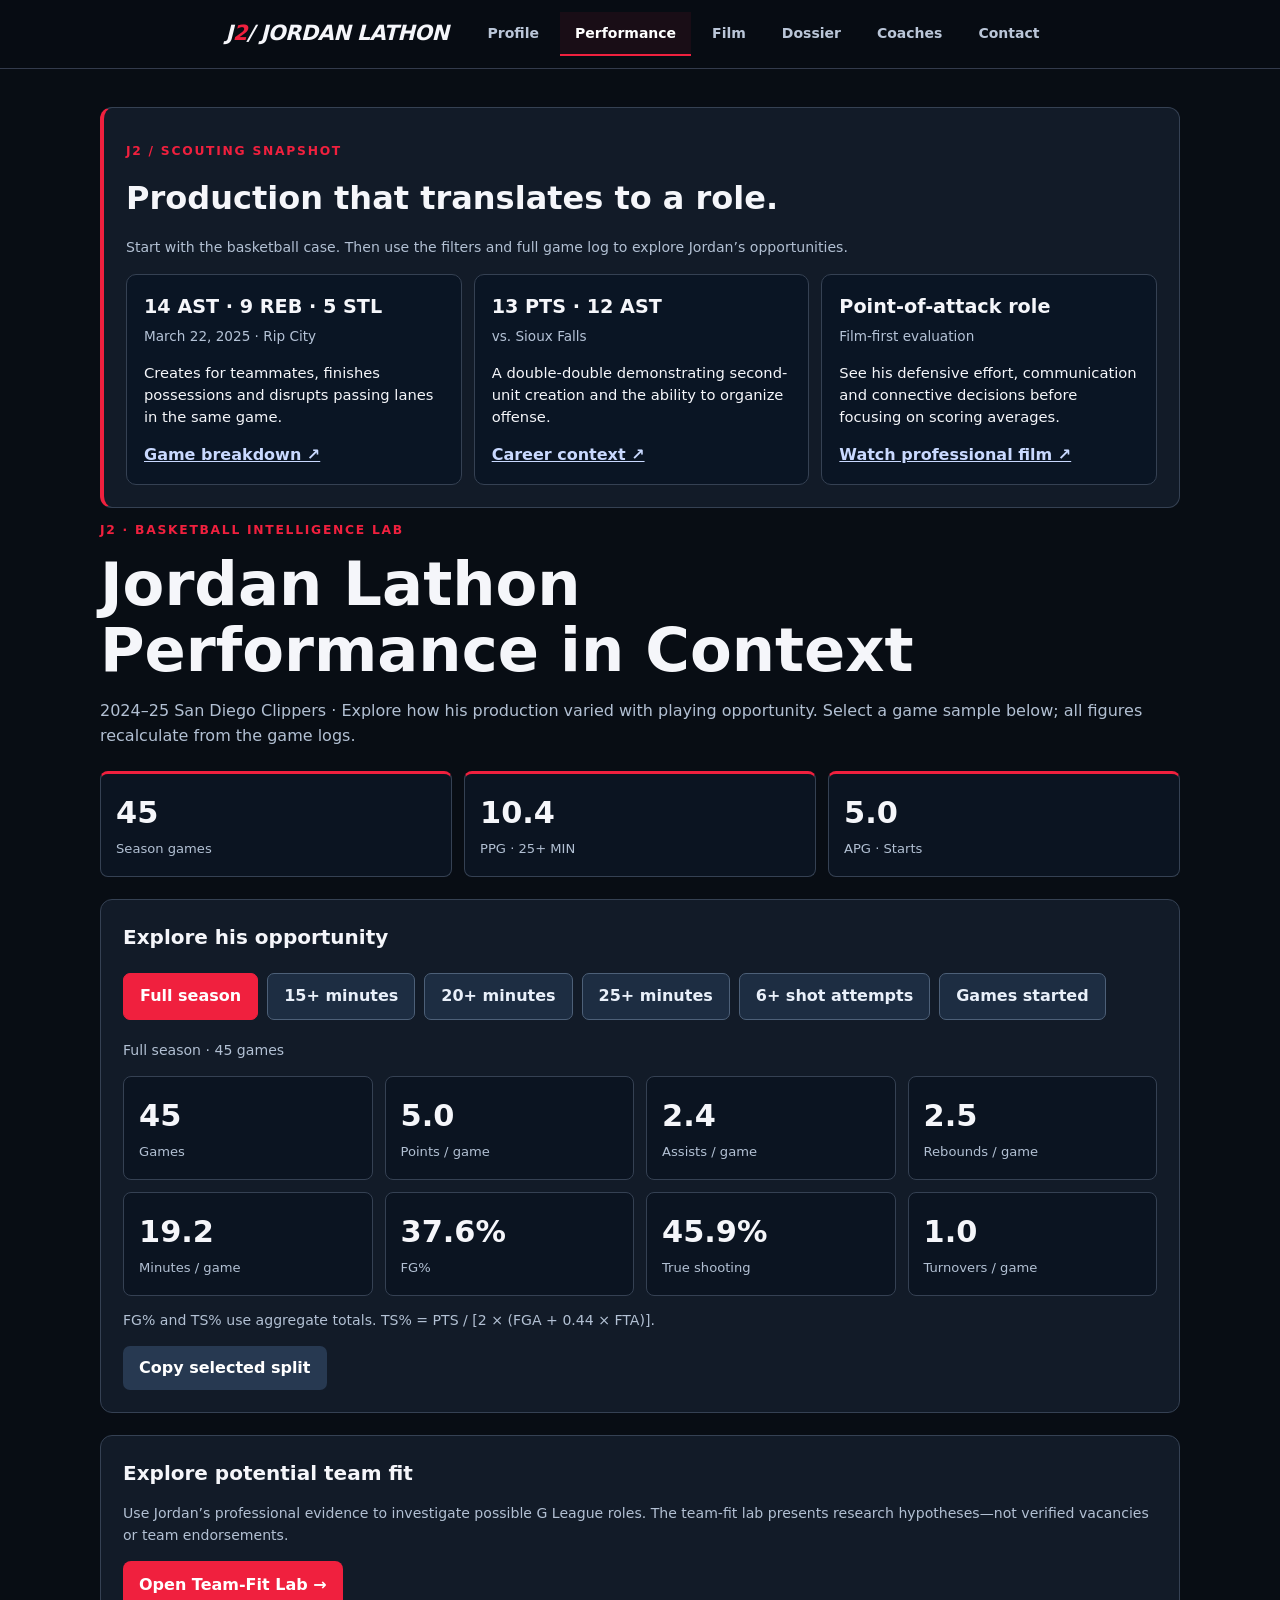
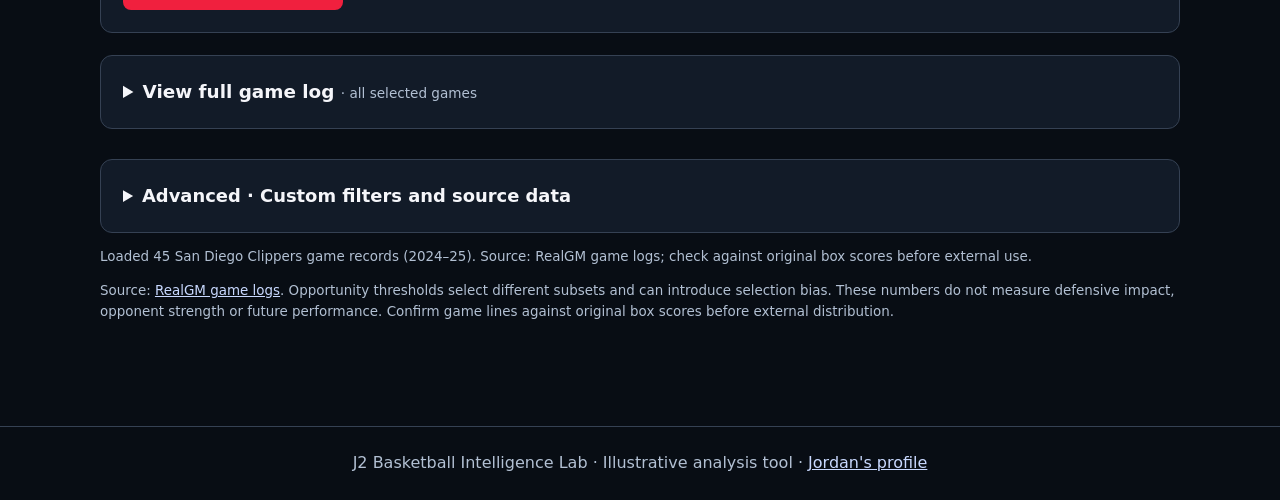
<file: performance.html>
<!doctype html>
<html lang="en"><head><meta charset="utf-8"><meta name="viewport" content="width=device-width,initial-scale=1"><meta name="robots" content="noindex,nofollow"><title>Performance Context Lab | J2</title>
<style>
:root{color-scheme:dark;--bg:#080d14;--panel:#121b28;--border:#354153;--muted:#b2c0d3;--red:#f0203e}*{box-sizing:border-box}body{margin:0;background:var(--bg);color:#f5f6fa;font:16px/1.55 system-ui,sans-serif}header{border-bottom:1px solid var(--border);padding:17px max(20px,calc((100vw - 1120px)/2));display:flex;justify-content:space-between;gap:15px;align-items:center}a{color:#c9d9ff}.brand{font-weight:900;text-decoration:none;font-size:1.25rem}.brand span,.eyebrow{color:var(--red)}main{max-width:1120px;margin:auto;padding:38px 20px 90px}h1{font-size:clamp(2rem,5vw,3.8rem);line-height:1.08;margin:8px 0}h2{font-size:1.25rem;margin:0 0 12px}.eyebrow{font-size:.77rem;letter-spacing:.14em;text-transform:uppercase;font-weight:800}.muted,.note{color:var(--muted)}.note{font-size:.88rem}.panel{background:var(--panel);border:1px solid var(--border);border-radius:12px;padding:22px;margin-top:22px}.grid{display:grid;grid-template-columns:repeat(4,minmax(0,1fr));gap:12px}.metric{background:#0b1421;border:1px solid var(--border);border-radius:8px;padding:15px}.metric strong{font-size:1.9rem;display:block}.metric span{color:var(--muted);font-size:.82rem}label{display:block;font-weight:650;font-size:.87rem;margin-bottom:5px}input,textarea,button{font:inherit}input,textarea{width:100%;padding:10px;background:#080f1a;color:white;border:1px solid #65758d;border-radius:7px}textarea{min-height:165px;resize:vertical;font:13px/1.5 ui-monospace,monospace}button{background:var(--red);color:white;border:0;border-radius:7px;padding:10px 16px;font-weight:750;cursor:pointer}button.secondary{background:#273951}button:focus-visible,a:focus-visible,input:focus-visible,textarea:focus-visible{outline:3px solid #ffb0be;outline-offset:2px}.controls{display:grid;grid-template-columns:repeat(3,minmax(0,1fr));gap:16px}.actions{display:flex;flex-wrap:wrap;gap:10px;margin-top:12px}.tablewrap{overflow-x:auto}table{width:100%;border-collapse:collapse;text-align:left}th,td{padding:11px;border-bottom:1px solid var(--border);white-space:nowrap}th{color:#cad6e9;font-size:.85rem}#status{min-height:1.4em}footer{padding:24px;color:var(--muted);text-align:center;border-top:1px solid var(--border)}@media(max-width:750px){.grid{grid-template-columns:repeat(2,1fr)}.controls{grid-template-columns:1fr}header{flex-wrap:wrap}}
.presets{display:flex;gap:9px;flex-wrap:wrap;margin:20px 0}.preset{background:#1d2d42;border:1px solid #4d6078;color:#e9f0fa}.preset[aria-pressed="true"]{background:var(--red);border-color:var(--red);color:white}.headline{display:grid;grid-template-columns:repeat(3,1fr);gap:12px;margin-top:22px}.headline .metric{border-top:3px solid var(--red)}details summary{cursor:pointer;font-weight:800;font-size:1.12rem}details[open] summary{margin-bottom:16px}.advanced{margin-top:30px}.source{font-size:.84rem;color:var(--muted)}@media(max-width:600px){.headline{grid-template-columns:repeat(3,minmax(0,1fr))}.headline .metric{padding:11px}.headline .metric strong{font-size:1.55rem}.presets{display:grid;grid-template-columns:repeat(2,minmax(0,1fr))}.preset{padding:11px 6px;font-size:.85rem}} @media(max-width:750px){main{padding:26px 16px 65px}.panel{padding:18px}.metric span,.note,.source{font-size:14px;line-height:1.5}.metric strong{font-size:clamp(1.6rem,7vw,2rem)}.grid{gap:9px}.presets .preset{font-size:14px;min-height:48px}.tablewrap{scrollbar-width:thin}h2{font-size:22px}label{font-size:15px}} .featured-games{margin-top:0!important;border-left:4px solid #f0203e}.featured-games>h2{font-size:clamp(1.5rem,3vw,2rem)}.featured-grid{display:grid;grid-template-columns:repeat(3,minmax(0,1fr));gap:12px;margin-top:15px}.featured-grid article{min-width:0;padding:17px;border-radius:10px;background:#0a1524;border:1px solid var(--border)}.featured-grid strong,.featured-grid span{display:block}.featured-grid strong{font-size:1.2rem}.featured-grid span{color:#b5c3d7;font-size:.85rem;margin-top:4px}.featured-grid p{font-size:.92rem;line-height:1.5}.featured-grid a{font-weight:750}.game-log-detail summary{cursor:pointer;font-size:1.15rem;font-weight:800}.game-log-detail summary span{font-weight:400;color:#b2c0d3;font-size:.85rem}.game-log-detail[open] summary{margin-bottom:14px}@media(max-width:760px){.featured-grid{grid-template-columns:1fr}.game-log-detail{padding:16px}.tablewrap{max-width:100%;overflow-x:auto;-webkit-overflow-scrolling:touch}}
</style><link rel="stylesheet" href="./site-nav.css"></head><body><header class="siteHeader"><div class="siteNavWrap"><a class="siteBrand" href="./index.html#profile">J<span>2</span><span class="brandName"> / JORDAN LATHON</span></a><nav class="siteLinks" aria-label="Primary navigation; swipe horizontally for more sections"><a href="./index.html#profile">Profile</a><a href="./performance.html" aria-current="page">Performance</a><a href="./index.html#film">Film</a><a href="./index.html#dossier">Dossier</a><a href="./index.html#coaches">Coaches</a><a href="./index.html#contact">Contact</a></nav></div></header>
<main><section class="panel featured-games"><p class="eyebrow">J2 / SCOUTING SNAPSHOT</p><h2>Production that translates to a role.</h2><p class="note">Start with the basketball case. Then use the filters and full game log to explore Jordan’s opportunities.</p><div class="featured-grid"><article><strong>14 AST · 9 REB · 5 STL</strong><span>March 22, 2025 · Rip City</span><p>Creates for teammates, finishes possessions and disrupts passing lanes in the same game.</p><a href="./index.html#game-playmaking">Game breakdown ↗</a></article><article><strong>13 PTS · 12 AST</strong><span>vs. Sioux Falls</span><p>A double-double demonstrating second-unit creation and the ability to organize offense.</p><a href="./index.html#dossier">Career context ↗</a></article><article><strong>Point-of-attack role</strong><span>Film-first evaluation</span><p>See his defensive effort, communication and connective decisions before focusing on scoring averages.</p><a href="./index.html#identity-film">Watch professional film ↗</a></article></div></section><p class="eyebrow">J2 · Basketball Intelligence Lab</p><h1>Jordan Lathon<br>Performance in Context</h1><p class="muted">2024–25 San Diego Clippers · Explore how his production varied with playing opportunity. Select a game sample below; all figures recalculate from the game logs.</p>
<div class="headline"><div class="metric"><strong>45</strong><span>Season games</span></div><div class="metric"><strong>10.4</strong><span>PPG · 25+ MIN</span></div><div class="metric"><strong>5.0</strong><span>APG · Starts</span></div></div>
<section class="panel"><h2>Explore his opportunity</h2><div class="presets" role="group" aria-label="Performance sample"><button class="preset" data-mode="all" aria-pressed="true">Full season</button><button class="preset" data-mode="15">15+ minutes</button><button class="preset" data-mode="20">20+ minutes</button><button class="preset" data-mode="25">25+ minutes</button><button class="preset" data-mode="fga">6+ shot attempts</button><button class="preset" data-mode="starts">Games started</button></div><p id="selection" class="note">Full season · 45 games</p><div class="grid"><div class="metric"><strong id="games">—</strong><span>Games</span></div><div class="metric"><strong id="ppg">—</strong><span>Points / game</span></div><div class="metric"><strong id="apg">—</strong><span>Assists / game</span></div><div class="metric"><strong id="rpg">—</strong><span>Rebounds / game</span></div><div class="metric"><strong id="mpg">—</strong><span>Minutes / game</span></div><div class="metric"><strong id="fg">—</strong><span>FG%</span></div><div class="metric"><strong id="ts">—</strong><span>True shooting</span></div><div class="metric"><strong id="tov">—</strong><span>Turnovers / game</span></div></div><p class="note" id="caution">Aggregate shooting percentages, not averaged game percentages.</p><div class="actions"><button class="secondary" id="copy">Copy selected split</button></div></section>
<section class="panel"><h2>Explore potential team fit</h2><p class="note">Use Jordan’s professional evidence to investigate possible G League roles. The team-fit lab presents research hypotheses—not verified vacancies or team endorsements.</p><a href="./opportunity-lab.html" style="display:inline-block;background:#f0203e;color:white;padding:12px 16px;border-radius:8px;font-weight:750;text-decoration:none">Open Team-Fit Lab →</a></section><details class="panel game-log-detail"><summary>View full game log <span>· all selected games</span></summary><p class="note">Detailed records for the currently selected sample. Swipe horizontally on small screens.</p><div class="tablewrap"><table><thead><tr><th>Date</th><th>Opponent</th><th>MIN</th><th>Start</th><th>PTS</th><th>FGA</th><th>FGM</th><th>REB</th><th>AST</th></tr></thead><tbody id="rows"><tr><td colspan="9">Loading game logs…</td></tr></tbody></table></div></details>
<details class="panel advanced"><summary>Advanced · Custom filters and source data</summary><p class="note">Adjust thresholds or import your own CSV. This is a research tool; changing the source replaces the currently loaded dataset until you reload the page.</p><div class="controls"><div><label for="minutes">Minimum minutes</label><input id="minutes" type="number" min="0" max="60" value="0"></div><div><label for="attempts">Minimum FGA</label><input id="attempts" type="number" min="0" value="0"></div><div><label for="starts">Starts only</label><input id="starts" type="checkbox" style="width:auto;margin:12px"></div></div><p class="note">CSV headers: date,opponent,minutes,started,fga,fgm,three_pa,three_pm,fta,ftm,points,rebounds,assists,turnovers.</p><textarea id="csv" aria-label="Game log CSV"></textarea><div class="actions"><button id="load">Analyze pasted data</button><button class="secondary" id="clear">Clear</button></div></details>
<p id="status" role="status" class="source">Loading Jordan's 45-game dataset…</p><p class="source">Source: <a href="https://basketball.realgm.com/player/Jordan-Lathon/GameLogs/132153">RealGM game logs</a>. Opportunity thresholds select different subsets and can introduce selection bias. These numbers do not measure defensive impact, opponent strength or future performance. Confirm game lines against original box scores before external distribution.</p></main><footer>J2 Basketball Intelligence Lab · Illustrative analysis tool · <a href="index.html">Jordan's profile</a></footer>
<script>
(()=>{'use strict';const $=id=>document.getElementById(id);let data=[];let mode='all';const numeric=['minutes','started','fga','fgm','three_pa','three_pm','fta','ftm','points','rebounds','assists','turnovers'];const required=['date','minutes','fga','fgm','points'];const avg=(s,n)=>n?(s/n).toFixed(1):'—';const sum=(a,k)=>a.reduce((s,r)=>s+r[k],0);const pct=(n,d)=>d?(100*n/d).toFixed(1)+'%':'—';const clean=v=>String(v).replace(/[&<>"]/g,c=>({'&':'&amp;','<':'&lt;','>':'&gt;','"':'&quot;'}[c]));function parse(text){const lines=text.trim().split(/\r?\n/).filter(x=>x.trim());if(lines.length<2)throw Error('Provide a header and at least one game.');const headers=lines.shift().split(',').map(s=>s.trim().toLowerCase());for(const k of required)if(!headers.includes(k))throw Error('Missing required column: '+k);return lines.map((line,i)=>{const fields=line.split(',').map(s=>s.trim());if(fields.length!==headers.length)throw Error('Column count mismatch on data row '+(i+1));const obj=Object.fromEntries(headers.map((h,j)=>[h,fields[j]]));for(const k of numeric){const v=obj[k]??'0';if(v===''||!Number.isFinite(Number(v))||Number(v)<0)throw Error('Invalid '+k+' on row '+(i+1));obj[k]=Number(v)}if(!obj.date)throw Error('Missing date on row '+(i+1));if(obj.fgm>obj.fga||obj.three_pm>obj.three_pa||obj.ftm>obj.fta||obj.started>1)throw Error('Impossible makes/attempts or started flag on row '+(i+1));return obj})}function render(){const min=Math.max(0,Number($('minutes').value)||0),fga=Math.max(0,Number($('attempts').value)||0);const a=data.filter(r=>r.minutes>=min&&r.fga>=fga&&(!$('starts').checked||r.started===1));const n=a.length;$('selection').textContent=({all:'Full season','15':'15+ minutes','20':'20+ minutes','25':'25+ minutes',fga:'6+ field-goal attempts',starts:'Games started',custom:'Custom filters'}[mode]||'Custom filters')+' · '+n+' games';const metrics={games:n,mpg:avg(sum(a,'minutes'),n),ppg:avg(sum(a,'points'),n),apg:avg(sum(a,'assists'),n),rpg:avg(sum(a,'rebounds'),n),fg:pct(sum(a,'fgm'),sum(a,'fga')),ts:pct(sum(a,'points'),2*(sum(a,'fga')+.44*sum(a,'fta'))),tov:avg(sum(a,'turnovers'),n)};for(const [k,v] of Object.entries(metrics))$(k).textContent=v;$('rows').innerHTML=n?a.map(r=>'<tr>'+[r.date,r.opponent||'—',Number(r.minutes.toFixed(1)),r.started?'Yes':'No',r.points,r.fga,r.fgm,r.rebounds,r.assists].map(v=>'<td>'+clean(v)+'</td>').join('')+'</tr>').join(''):'<tr><td colspan="9">No games meet these filters.</td></tr>';$('caution').textContent=(n&&n<5?'Small sample: only '+n+' game(s). Interpret cautiously. ':'')+'FG% and TS% use aggregate totals. TS% = PTS / [2 × (FGA + 0.44 × FTA)].';return metrics}function load(){try{data=parse($('csv').value);$('status').textContent='Loaded '+data.length+' game(s) from user-provided CSV. Not independently verified.';render()}catch(e){data=[];$('status').textContent='Error: '+e.message;render()}}$('load').addEventListener('click',load);$('clear').addEventListener('click',()=>{$('csv').value='';data=[];$('status').textContent='Cleared. No data loaded.';render()});document.querySelectorAll('[data-mode]').forEach(b=>b.addEventListener('click',()=>{mode=b.dataset.mode;$('minutes').value=({all:0,'15':15,'20':20,'25':25,fga:0,starts:0})[mode];$('attempts').value=mode==='fga'?6:0;$('starts').checked=mode==='starts';document.querySelectorAll('[data-mode]').forEach(x=>x.setAttribute('aria-pressed',String(x===b)));render()}));for(const id of ['minutes','attempts','starts'])$(id).addEventListener('input',()=>{mode='custom';document.querySelectorAll('[data-mode]').forEach(x=>x.setAttribute('aria-pressed','false'));render()});$('copy').addEventListener('click',async()=>{const m=render();const t='Performance Context Analyzer (user-provided, unverified game logs)\nFilters: minutes >= '+$('minutes').value+', FGA >= '+$('attempts').value+', starts only: '+$('starts').checked+'\n'+Object.entries(m).map(([k,v])=>k+': '+v).join('\n')+'\nSample selection may bias results.';try{await navigator.clipboard.writeText(t);$('status').textContent='Summary copied.'}catch{$('status').textContent='Clipboard unavailable; use browser copy instead.'}});fetch('data/jordan-lathon-2024-25.csv').then(r=>{if(!r.ok)throw Error('Dataset unavailable');return r.text()}).then(t=>{$('csv').value=t;load();$('status').textContent='Loaded 45 San Diego Clippers game records (2024–25). Source: RealGM game logs; check against original box scores before external use.'}).catch(e=>{$('status').textContent='Automatic data load failed: '+e.message+'. Paste CSV manually.';render()})})();
</script></body></html>
</file>
<file: site-nav.css>
/* Shared navigation and scroll rhythm for the profile and Fit Lab. */
:root{--site-header-height:72px}
html{scroll-padding-top:calc(var(--site-header-height) + 16px)}body{overflow-wrap:break-word}
.siteHeader{position:sticky;top:0;z-index:30;padding:0;background:#080d14f5;border-bottom:1px solid #333b4c;backdrop-filter:blur(12px)}
.siteNavWrap{max-width:1160px;margin:auto;padding:0 25px;display:flex;align-items:center;justify-content:space-between;gap:24px;min-height:68px}
.siteBrand{display:inline-flex;align-items:baseline;flex:none;white-space:nowrap;font-size:21px;line-height:1.2;letter-spacing:-.6px;font-style:italic;font-weight:900;text-decoration:none;color:#f5f6fa}.siteBrand>span:first-child{color:#f0203e}.siteBrand .brandName{color:#f5f6fa}
.siteLinks{display:flex;align-items:center;justify-content:end;gap:6px;height:auto;width:auto}.siteLinks a{display:flex;align-items:center;justify-content:center;min-height:44px;padding:9px 15px;border-bottom:2px solid transparent;white-space:nowrap;color:#bac6d8;font-size:14px;line-height:1.2;letter-spacing:0;text-decoration:none;font-weight:650}.siteLinks a:hover{color:#fff;background:#ffffff08}.siteLinks a[aria-current]{border-bottom-color:#f0203e;color:#fff;background:#ee193714}.siteBrand:focus-visible,.siteLinks a:focus-visible{outline:2px solid #ff8295;outline-offset:2px}
.skipLink{position:fixed;top:-100px;left:15px;z-index:60;background:#fff;color:#111;padding:10px 18px}.skipLink:focus{top:10px}
.profileJump{display:flex;gap:10px;margin:22px 0 0}.profileJump a{display:inline-flex;align-items:center;min-height:44px;padding:8px 14px;border:1px solid #394456;border-radius:6px;text-decoration:none;font-size:13px;color:#d1d9e6}
.heroActions{margin-top:15px}.heroActions .button{font-size:14px}.button,.btn,.buttonlink{min-height:44px;line-height:1.4;text-align:center}.btn{text-decoration:none;display:inline-flex;align-items:center;justify-content:center}[id]{scroll-margin-top:0}
.legacySectionAnchor{display:block;height:0;scroll-margin-top:calc(var(--site-header-height) + 16px)}.moreFilm{margin-top:24px;border:1px solid #343e50;border-radius:8px;background:#0e1622;padding:0 20px}.moreFilm summary{padding:19px 0;min-height:58px;cursor:pointer;font-weight:750;color:#e7eaf0}.moreFilm summary span{color:#aebdd1;font-size:12px;font-weight:400;margin-left:10px}.moreFilm[open]{padding-bottom:20px}.moreFilm .newSourceGrid{margin-top:4px}
.backToTop{max-width:1160px;margin:20px auto 0;padding:0 22px;font-size:13px}.backToTop a{display:inline-flex;align-items:center;min-height:44px;color:#cbd5e5}.panel{min-width:0}.actions{align-items:center}.option{min-height:64px}#viewMatches{background:#ee1937;border-color:#ee1937;color:#fff}
@media(max-width:800px){.siteNavWrap{display:block;padding:12px 16px 0;min-height:0}.siteBrand{font-size:19px;line-height:24px;letter-spacing:-.5px}.siteLinks{display:flex;flex-wrap:nowrap;width:100%;gap:0;margin-top:7px;justify-content:flex-start;height:44px;overflow-x:auto;overscroll-behavior-x:contain;-webkit-overflow-scrolling:touch;scrollbar-width:none}.siteLinks a{font-size:12px;padding:9px 13px;flex:0 0 auto;min-height:44px}.siteLinks::-webkit-scrollbar{display:none}.hero{padding:35px 0 32px}.heroGrid{gap:22px}.portrait{min-height:300px}.hero h1{font-size:clamp(3.7rem,15vw,5rem);margin:18px 0}.lede{font-size:1rem}.section{padding:38px 0}.section h2{font-size:2.05rem}.intro{margin-bottom:21px}.card{padding:20px}.roleNumber{font-size:2.1rem;margin-bottom:8px}.newSourceContent{padding:18px}.newSource p{min-height:0}.filmGuide{padding:18px}.filmGuide ol{gap:15px}.heroActions{gap:8px}.heroActions .button{padding:10px 13px;font-size:13px}.moreFilm{padding:0 16px}.moreFilm summary span{display:block;margin:5px 0 0 19px}.hero.wrap{padding-top:30px;padding-bottom:24px}.layout{padding-bottom:35px;gap:18px}.panel{padding:19px}.option{padding:14px}.option strong{font-size:1rem}.hint{font-size:.88rem}.bottom{padding:28px 0 35px}}
@media(prefers-reduced-motion:reduce){html{scroll-behavior:auto}}
@media print{.siteHeader,.skipLink,.profileJump,.backToTop,.moreFilm,#viewMatches{display:none!important}}
.fit-page .hero.wrap{padding-left:22px;padding-right:22px}
@media(max-width:800px){.fit-page .hero.wrap{padding:30px 16px 24px}.fit-page .hero h1{font-size:clamp(2.5rem,11vw,3.2rem);line-height:1.03;letter-spacing:-.04em}}


/* P0: mobile legibility and navigation affordance, without changing page content. */
@media(max-width:800px){
.siteNavWrap{position:relative}
.siteLinks{scroll-snap-type:x proximity;scroll-padding-inline:4px;box-shadow:inset -12px 0 12px -12px #cbd5e5}
.siteLinks a{font-size:14px;line-height:1.25;padding-inline:14px;scroll-snap-align:start}
.siteLinks a[aria-current],.siteLinks a[aria-current="page"]{color:#fff;background:#ee193724;border-bottom:3px solid #f0203e}
.siteLinks:focus-within{scroll-behavior:smooth}
.heroActions{display:grid;grid-template-columns:repeat(2,minmax(0,1fr));gap:10px}
.heroActions .button{font-size:14px;padding:12px 10px;min-height:48px;white-space:normal}
.heroActions .primary,.heroActions .contactQuickLink{grid-column:span 1}
.heroActions .secondaryHeroLink{font-size:13px}
.intro,.lede,.card p,.newSource p,.filmGuide p,.statnote,.filmFooter,.coachBriefActions p{font-size:max(16px,1rem);line-height:1.55}
.card .tag,.eyebrow,.date,.placeholderLabel,.newSourceContent .placeholderLabel{font-size:max(13px,.8125rem)}
.stat span,.statnote small,.meta span,.achievementStrip small{font-size:max(13px,.8125rem)}
.roleEvidence,.filmFooter a,.card a{font-size:max(14px,.875rem)}
}
@media(max-width:390px){.heroActions .primary,.heroActions .contactQuickLink{grid-column:1/-1}}
@media print{.contactQuickLink{display:none!important}}

/* Fix: sticky mobile navigation must never create a second row. */
@media(max-width:800px){
.siteHeader .siteNavWrap{display:block;min-width:0;overflow:hidden}
.siteHeader .siteLinks{display:flex!important;flex-direction:row!important;flex-wrap:nowrap!important;align-items:stretch;justify-content:flex-start;grid-template-columns:none!important;width:100%;max-width:100%;min-width:0;height:48px;overflow-x:auto!important;overflow-y:hidden!important;white-space:nowrap;box-shadow:none!important;touch-action:pan-x pan-y}
.siteHeader .siteLinks>a{display:inline-flex!important;position:relative;flex:0 0 auto!important;min-width:max-content;white-space:nowrap;align-self:stretch;min-height:48px;margin:0}
.siteHeader .siteLinks::-webkit-scrollbar{display:none}
}

/* Scout-first mobile navigation; scrolling tabs remain accessible. */
@media(max-width:800px){.siteHeader .siteNavWrap{padding-top:10px}.siteHeader .siteLinks{scroll-padding-left:12px;border-top:1px solid #29384b}.siteHeader .siteLinks>a{font-size:14px;padding-inline:13px}.siteHeader .siteLinks>a:focus-visible{outline-offset:-4px}.siteHeader .siteNavWrap:after{content:"Swipe tabs for more →";display:block;text-align:right;font-size:10px;line-height:17px;color:#9faec5;padding-right:12px;pointer-events:none}}
</file>
